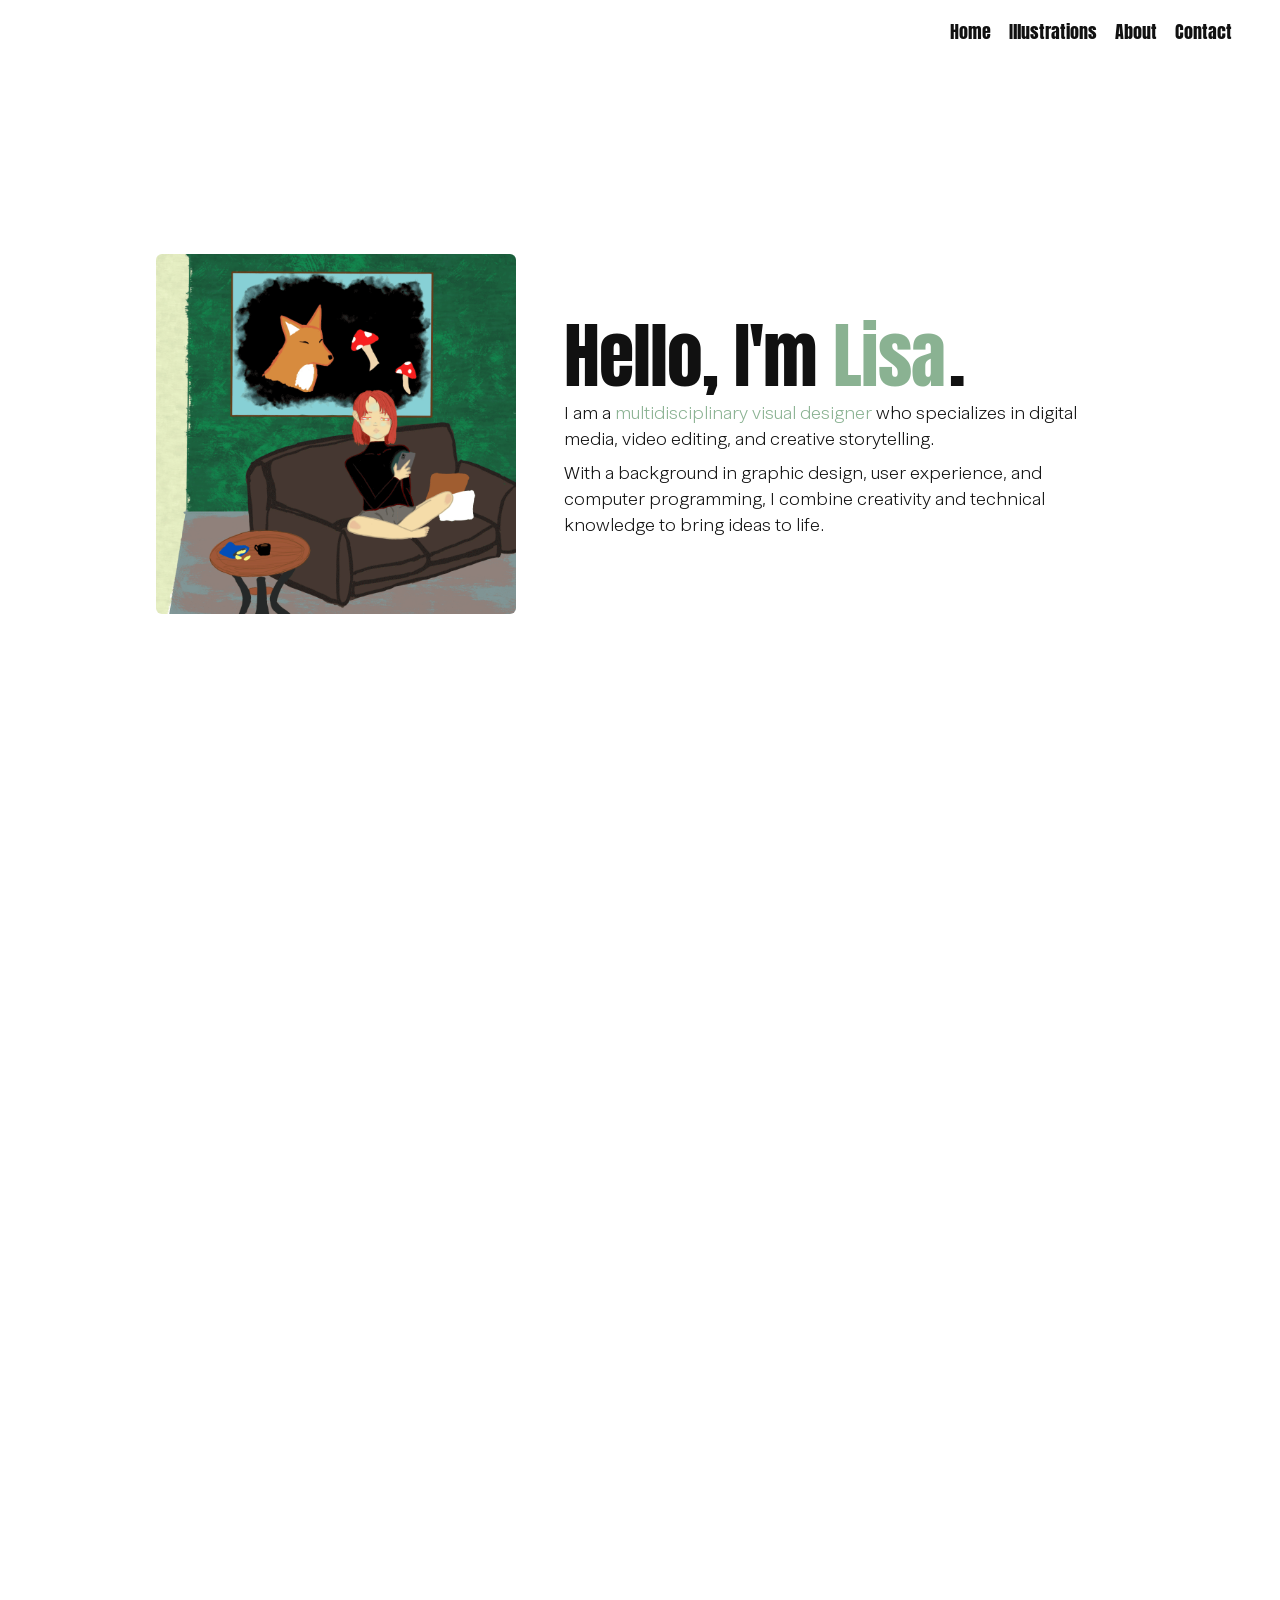
<file: index.html>
<!DOCTYPE html>
<html lang="en">
<head>
  <meta charset="utf-8">
  <meta name="viewport" content="width=device-width, initial-scale=1">
  <title>Wyrd Fox Designs | Portfolio</title>
  <link rel="icon" type="image/png" href="assets/32w/Artboard%201.png">
  <link rel="stylesheet" href="https://cdnjs.cloudflare.com/ajax/libs/font-awesome/6.4.0/css/all.min.css">
  <link rel="stylesheet" href="styles.css">
  <link href="https://fonts.googleapis.com/css?family=Manrope:400,600&display=swap" rel="stylesheet">
  <link href="https://fonts.googleapis.com/css2?family=Anton&display=swap" rel="stylesheet">
</head>
<body class="home-page">
  
  <nav class="navbar">
    <div class="navbar-container">
      <a class="navbar-logo" href="#hero">Wyrd Fox Designs</a>
      <button class="navbar-toggle" aria-label="Toggle navigation">
        <i class="fas fa-bars"></i>
      </button>
      <ul class="navbar-links">
        <li><a href="#hero">Home</a></li>
        <li><a href="illustrations-and-motion.html">Illustrations</a></li>
        <li><a href="#clients">Clients</a></li>
        <li>
          <a href="mailto:lisa.shepherd.design@gmail.com" title="Email Lisa">
            <i class="fas fa-envelope"></i>
          </a>
        </li>
      </ul>
    </div>
  </nav>

  <main>
    <section id="hero" class="section hero landing">
      <div class="landing-nav-variants" aria-hidden="false">
        <a class="landing-nav-item" href="#hero">Home</a>
        <a class="landing-nav-item" href="illustrations-and-motion.html">Illustrations</a>
        <a class="landing-nav-item" href="about.html">About</a>
        <a class="landing-nav-item" href="mailto:lisa.shepherd.design@gmail.com">Contact</a>
      </div>

      <div class="container landing-inner">
        <div class="landing-left">
          <img class="landing-left-img" src="assets/landing page/texting 1.gif" alt="Lisa in an illustrated home scene">
        </div>

        <div class="landing-copy">
          <h1 class="intro-heading">Hello, I'm <span class="intro-name teal">Lisa</span><span class="dot">.</span></h1>
          <p>I am a <span class="teal">multidisciplinary visual designer</span> who specializes in digital media, video editing, and creative storytelling.</p>
          <p>With a background in graphic design, user experience, and computer programming, I combine creativity and technical knowledge to bring ideas to life.</p>
        </div>
      </div>
    </section>

    <section id="portfolio" class="landing-gallery" aria-label="Selected portfolio work">
      <figure class="landing-gallery-item">
        <img class="landing-image-artboard-1" src="assets/landing page/Artboard 1.png" alt="Artboard 1 portfolio image">
      </figure>
      <figure class="landing-gallery-item">
        <img class="landing-image-artboard-3" src="assets/landing page/Artboard 3@2x.png" alt="Artboard 3 portfolio image">
      </figure>
      <figure class="landing-gallery-item">
        <img class="landing-image-ewu-billboard" src="assets/landing page/ewu dod billboard.png" alt="Eastern Washington University Department of Design billboard">
      </figure>
      <figure class="landing-gallery-item landing-sharp-objects-pages" aria-label="Sharp Objects project pages" tabindex="0">
        <img class="landing-image-sharp-objects-author" src="assets/landing page/fig_image_1_4516.png" alt="Sharp Objects author introduction page">
        <img class="landing-image-sharp-objects-full" src="assets/landing page/1792014502227-8ff983db-1264-483c-85cc-71f991b592a9_1.png" alt="Sharp Objects book cover spread">
      </figure>
      <figure class="landing-gallery-item">
        <img class="landing-image-mockup-2" src="assets/landing page/mockup2.png" alt="Design mockup">
      </figure>
      <figure class="landing-gallery-item">
        <img class="landing-image-knrd-screenshot" src="assets/landing page/Screenshot 2025-11-11 152616 1.png" alt="Kalispel Natural Resources Department brand guide cover">
      </figure>
      <figure class="landing-gallery-item">
        <img class="landing-image-jumpin-jacs" src="assets/landing page/jumpin jacs logo.png" alt="Jumpin Jacs logo">
      </figure>
      <!-- Temporarily disabled video thumbnails.
      <figure class="landing-gallery-item">
        <video class="landing-video-pointemap" autoplay muted loop playsinline preload="metadata" aria-label="Pointemap animation">
          <source src="assets/landing page/pointemap.mp4" type="video/mp4">
        </video>
      </figure>
      <figure class="landing-gallery-item">
        <video class="landing-video-povanimation" autoplay muted loop playsinline preload="metadata" aria-label="POV animation">
          <source src="assets/landing page/povanimation.mp4" type="video/mp4">
        </video>
      </figure>
      <figure class="landing-gallery-item">
        <video class="landing-video-titlecredits" autoplay muted loop playsinline preload="metadata" aria-label="Title credits animation">
          <source src="assets/landing page/titlecredits.mp4" type="video/mp4">
        </video>
      </figure>
      -->
      <figure class="landing-gallery-item">
        <img class="landing-image-untitled-3" src="assets/landing page/Untitled-3.png" alt="Untitled 3 portfolio image">
      </figure>
    </section>
  </main>
</body>
</html>
</file>
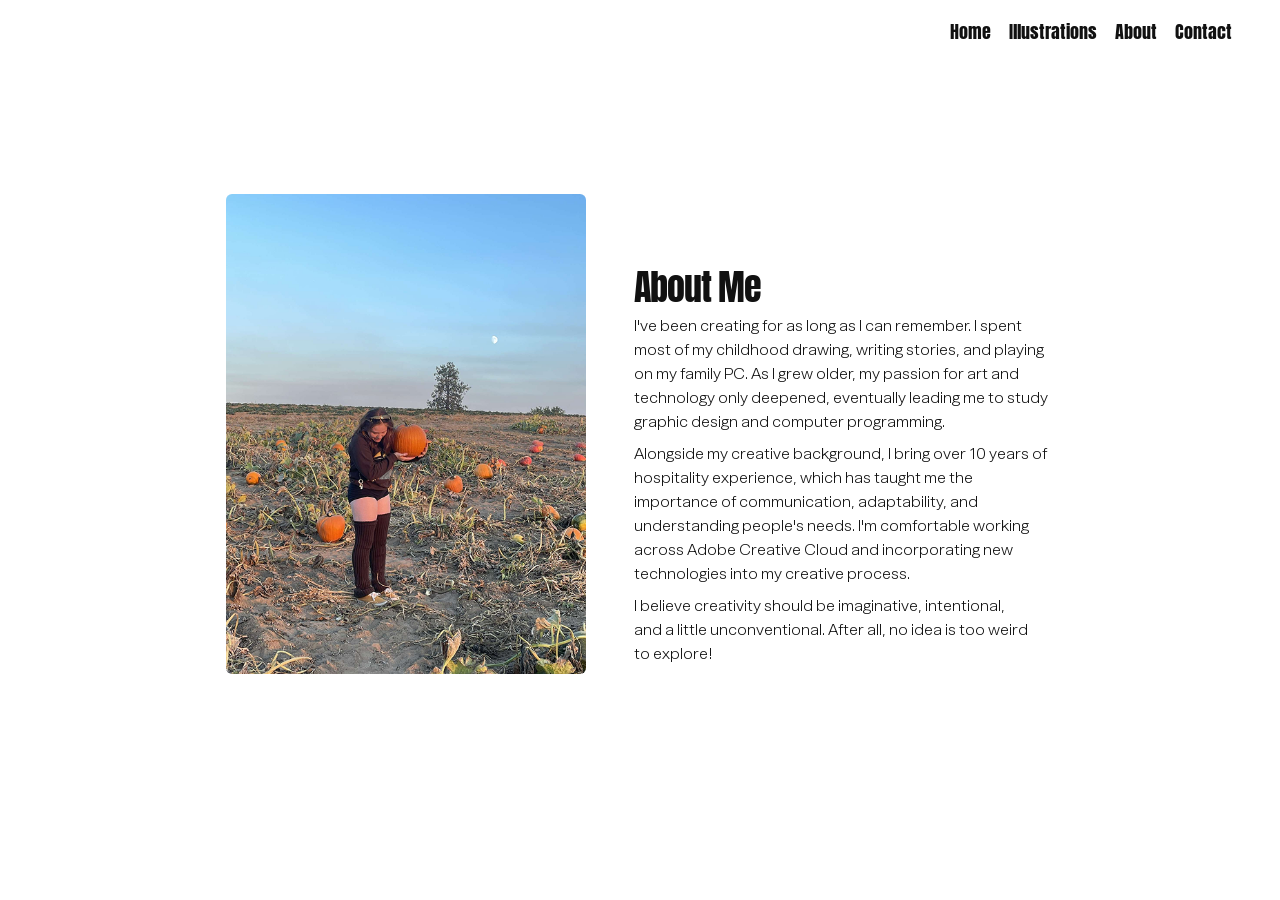
<file: about.html>
<!DOCTYPE html>
<html lang="en">
<head>
  <meta charset="utf-8">
  <meta name="viewport" content="width=device-width, initial-scale=1">
  <title>About | Wyrd Fox Designs</title>
  <link rel="icon" type="image/png" href="assets/32w/Artboard%201.png">
  <link rel="stylesheet" href="https://cdnjs.cloudflare.com/ajax/libs/font-awesome/6.4.0/css/all.min.css">
  <link rel="stylesheet" href="styles.css">
  <link href="https://fonts.googleapis.com/css?family=Manrope:400,600&display=swap" rel="stylesheet">
  <link href="https://fonts.googleapis.com/css2?family=Anton&display=swap" rel="stylesheet">
</head>
<body class="about-page">
  <nav class="navbar">
    <div class="navbar-container">
      <a class="navbar-logo" href="index.html">Wyrd Fox Designs</a>
      <button class="navbar-toggle" aria-label="Toggle navigation">
        <i class="fas fa-bars"></i>
      </button>
      <ul class="navbar-links">
        <li><a href="index.html">Home</a></li>
        <li><a href="illustrations-and-motion.html">Illustrations</a></li>
        <li><a href="about.html">About</a></li>
        <li>
          <a href="mailto:lisa.shepherd.design@gmail.com" title="Email Lisa">
            <i class="fas fa-envelope"></i>
          </a>
        </li>
      </ul>
    </div>
  </nav>

  <main>
    <section id="about" class="section hero landing">
      <div class="landing-nav-variants" aria-hidden="false">
        <a class="landing-nav-item" href="index.html">Home</a>
        <a class="landing-nav-item" href="illustrations-and-motion.html">Illustrations</a>
        <a class="landing-nav-item" href="about.html">About</a>
         <a class="landing-nav-item" href="mailto:lisa.shepherd.design@gmail.com">Contact</a>
      </div>

      <div class="container landing-inner">
        <div class="landing-left">
          <img class="landing-left-img" src="assets/pumpkin patch.png" alt="Lisa standing in a pumpkin patch">
        </div>

        <div class="landing-copy">
          <h1 class="intro-heading">About Me</h1>
          <p>I've been creating for as long as I can remember. I spent most of my childhood drawing, writing stories, and playing on my family PC. As I grew older, my passion for art and technology only deepened, eventually leading me to study graphic design and computer programming.</p>
          <p>Alongside my creative background, I bring over 10 years of hospitality experience, which has taught me the importance of communication, adaptability, and understanding people's needs. I'm comfortable working across Adobe Creative Cloud and incorporating new technologies into my creative process.</p>
          <p>I believe creativity should be imaginative, intentional, and a little unconventional. After all, no idea is too weird to explore!</p>
        </div>
      </div>
    </section>
  </main>

</body>
</html>
</file>
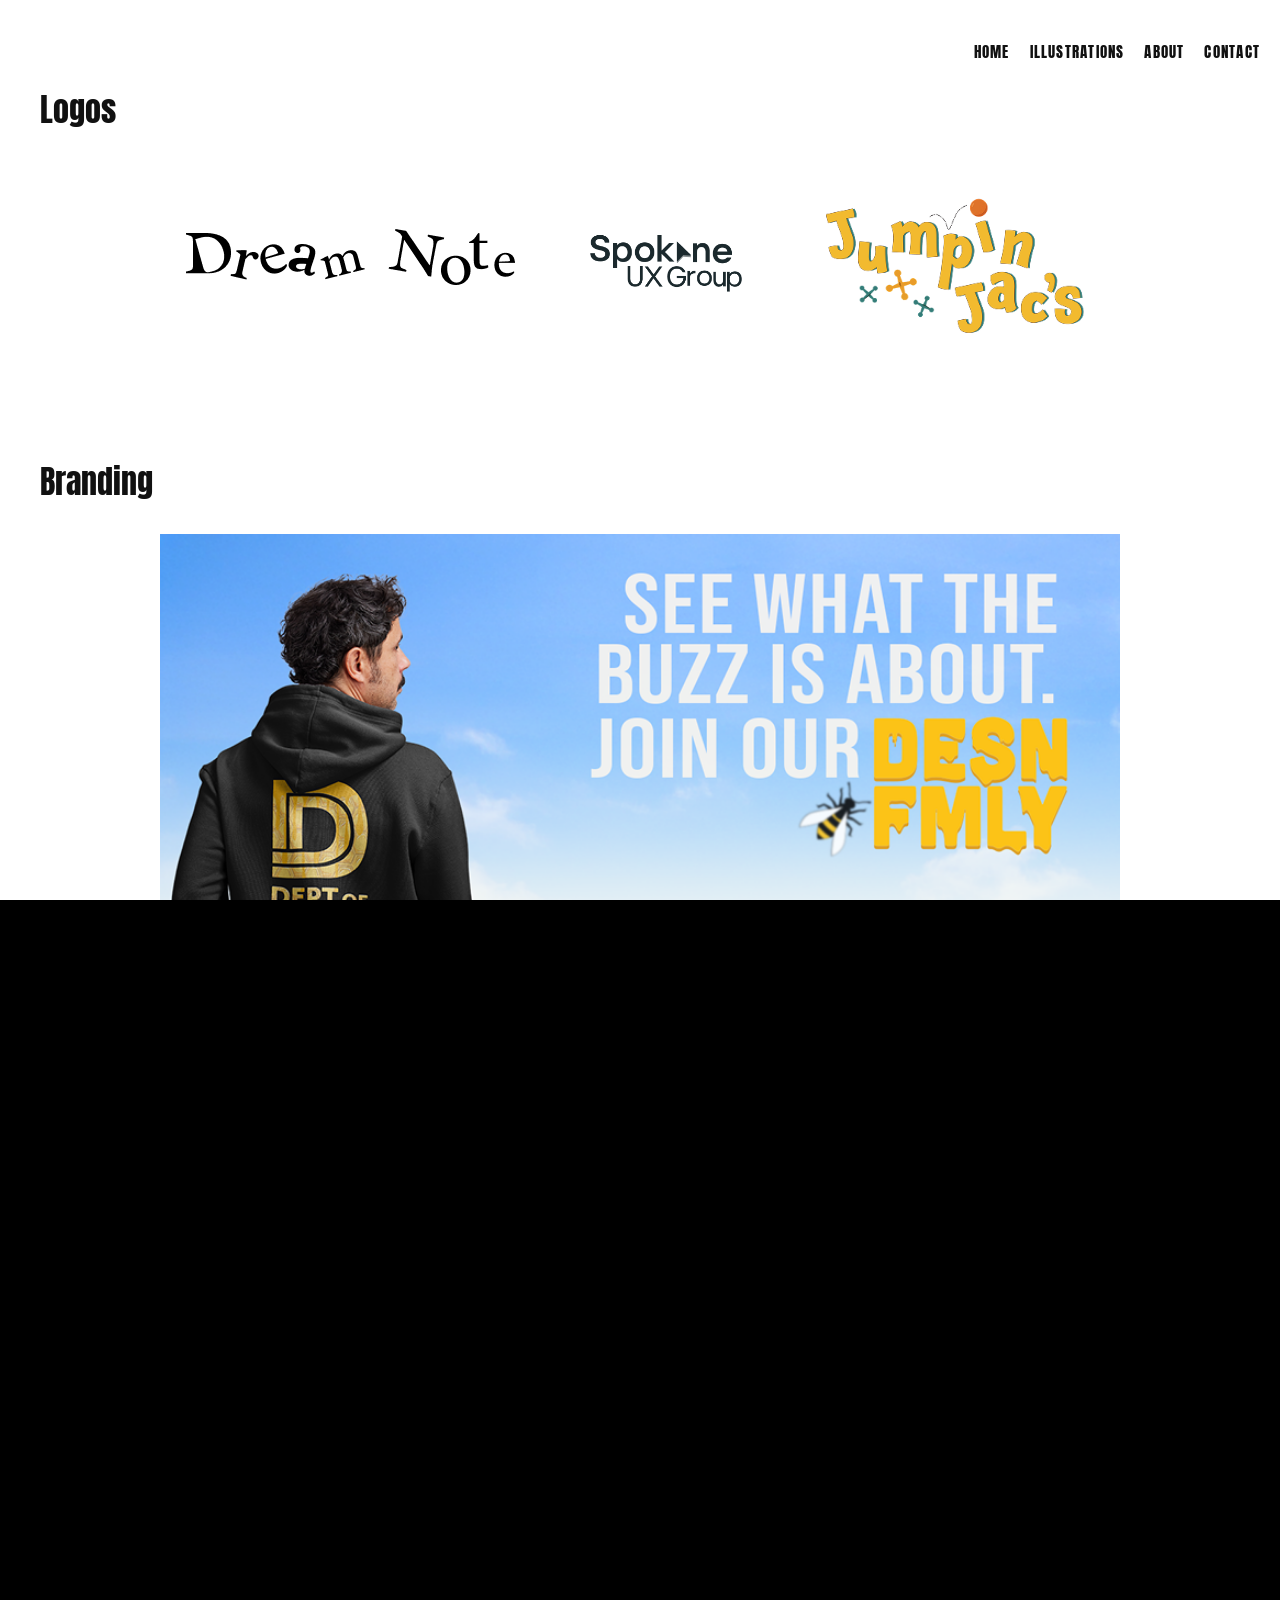
<file: branding-and-logos.html>
<!DOCTYPE html>
<html lang="en">
<head>
  <meta charset="utf-8">
  <meta name="viewport" content="width=device-width, initial-scale=1">
  <title>Branding and Logos | Wyrd Fox Designs</title>
  <link rel="icon" type="image/png" href="assets/32w/Artboard%201.png">
  <link rel="stylesheet" href="https://cdnjs.cloudflare.com/ajax/libs/font-awesome/6.4.0/css/all.min.css">
  <link rel="stylesheet" href="styles.css">
  <link href="https://fonts.googleapis.com/css?family=Manrope:400,600&display=swap" rel="stylesheet">
  <link href="https://fonts.googleapis.com/css2?family=Anton&display=swap" rel="stylesheet">
</head>
<body class="branding-page">
  <main>
    <section id="branding-and-logos" class="section category-page">
      <header class="category-topbar">
        <div class="category-topbar-nav">
          <a href="index.html">Home</a>
          <a href="illustrations-and-motion.html">Illustrations</a>
          <a href="about.html">About</a>
           <a href="mailto:lisa.shepherd.design@gmail.com">Contact</a>
        </div>
      </header>

      <div class="category-content">
        <h1 class="branding-section-title branding-primary-title">Logos</h1>
        <div class="logos-row">
          <img class="logo-item logo-dream-note" src="assets/branding and logos/dream note logo.png" alt="Dream Note logo">
          <img class="logo-item logo-spokane" src="assets/branding and logos/spokane ux group logo.png" alt="Spokane UX Group logo">
          <img class="logo-item logo-jumpin" src="assets/branding and logos/jumpin jacs logo.png" alt="Jumpin Jacs logo">
        </div>

        <h2 class="branding-section-title branding-primary-title">Branding</h2>
        <div class="branding-feature-wrap">
          <img class="branding-feature" src="assets/branding and logos/ewu dod billboard.png" alt="Department of Design branding billboard">
        </div>

        <a class="branding-section-title branding-section-center branding-more-subtitle" href="ewu-dod.html">More</a>
        <div class="branding-feature-wrap">
          <img class="branding-feature branding-feature-more" src="assets/branding and logos/knrd mockups.png" alt="KNRD branded mockups">
        </div>

        <a class="branding-section-title branding-section-center branding-more-subtitle" href="knrd.html">More</a>
      </div>
    </section>
  </main>

</body>
</html>
</file>
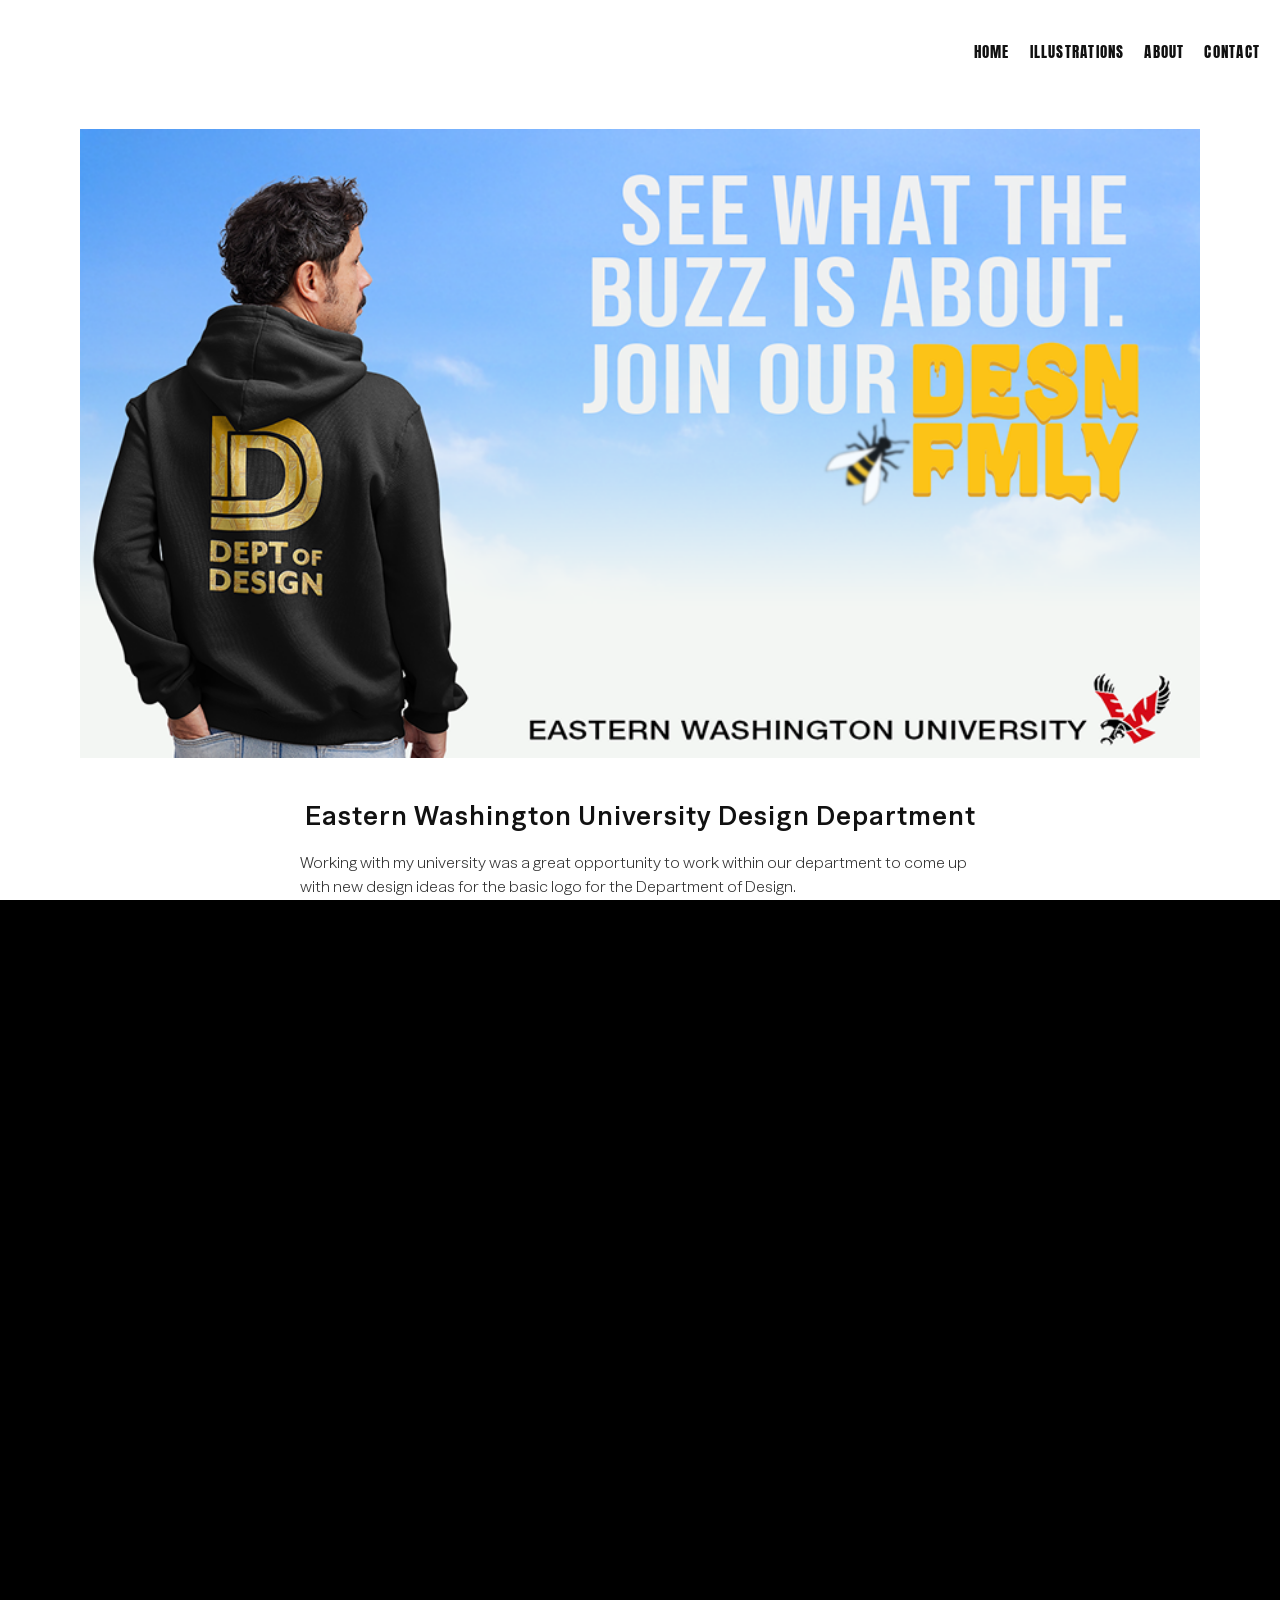
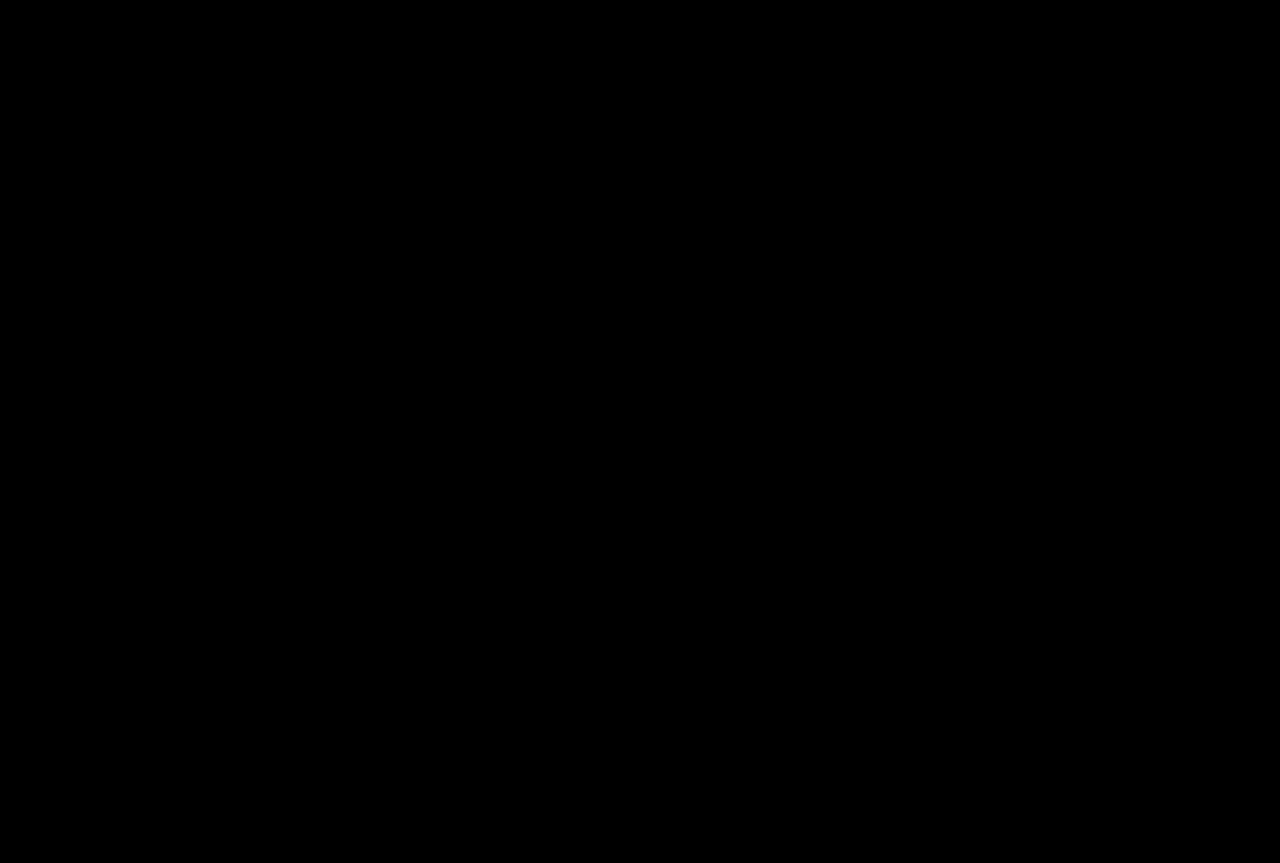
<file: ewu-dod.html>
<!DOCTYPE html>
<html lang="en">
<head>
  <meta charset="utf-8">
  <meta name="viewport" content="width=device-width, initial-scale=1">
  <title>EWU DOD | Wyrd Fox Designs</title>
  <link rel="icon" type="image/png" href="assets/32w/Artboard%201.png">
  <link rel="stylesheet" href="https://cdnjs.cloudflare.com/ajax/libs/font-awesome/6.4.0/css/all.min.css">
  <link rel="stylesheet" href="styles.css">
  <link href="https://fonts.googleapis.com/css?family=Manrope:400,600&display=swap" rel="stylesheet">
  <link href="https://fonts.googleapis.com/css2?family=Anton&display=swap" rel="stylesheet">
</head>
<body class="ewu-page">
  <main>
    <section id="ewu-dod" class="section category-page">
      <header class="category-topbar">
        <div class="category-topbar-nav">
          <a href="index.html">Home</a>
          <a href="illustrations-and-motion.html">Illustrations</a>
          <a href="about.html">About</a>
           <a href="mailto:lisa.shepherd.design@gmail.com">Contact</a>
        </div>
      </header>

      <div class="category-content ewu-content">
        <div class="ewu-hero-wrap">
          <img class="ewu-hero-image" src="assets/branding and logos/ewu dod billboard.png" alt="EWU DOD branding billboard">
        </div>

        <section class="ewu-intro-grid">
          <div class="ewu-copy-block">
            <h1 class="ewu-section-title">Eastern Washington University Design Department</h1>
            <p>Working with my university was a great opportunity to work within our department to come up with new design ideas for the basic logo for the Department of Design.</p>
            <p>With creative freedom, I decided to design some product mockups including clothing and pin designs. I also utilized this into a billboard banner that could be used as advertisements on heavy traffic areas.</p>
          </div>

          <div class="ewu-support-grid">
            <div class="ewu-support-card">
              <img class="ewu-support-image ewu-pin-image" src="assets/branding and logos/ewu dod/DOD Bee Button 1.png" alt="EWU DOD pin mockup">
            </div>
            <div class="ewu-support-card">
              <img class="ewu-support-image ewu-logo-image" src="assets/branding and logos/ewu dod/honeycomb design 1 white.png?v=2" alt="EWU DOD honeycomb logo">
            </div>
          </div>
        </section>

        <section class="ewu-process-section">
          <h2 class="ewu-section-title ewu-process-title">Process</h2>

          <div class="ewu-process-grid">
            <img class="ewu-process-image" src="assets/branding and logos/ewu dod/Screenshot 2025-12-07 161259 1.png" alt="EWU DOD process screenshot one">
            <img class="ewu-process-image" src="assets/branding and logos/ewu dod/Screenshot 2025-12-07 212637 1.png" alt="EWU DOD process screenshot two">
            <img class="ewu-process-image" src="assets/branding and logos/ewu dod/Screenshot 2025-12-07 225028 1.png" alt="EWU DOD process screenshot three">

            <div class="ewu-process-copy">
              <h3 class="ewu-process-subtitle">Early Concepts</h3>
              <p>Early concepts included lots of working with AI generated images. I knew that I wanted to incorporate the outdoors and togetherness, which resulted in me campfires, and bumble bees. Looking for that "hive mentality".</p>
            </div>

            <img class="ewu-process-image" src="assets/branding and logos/ewu dod/Screenshot 2025-12-08 223744 1.png" alt="EWU DOD process screenshot four">
            <img class="ewu-process-image" src="assets/branding and logos/ewu dod/Screenshot 2025-12-09 012541 1.png" alt="EWU DOD process screenshot five">
          </div>
        </section>
      </div>
    </section>
  </main>

</body>
</html>
</file>
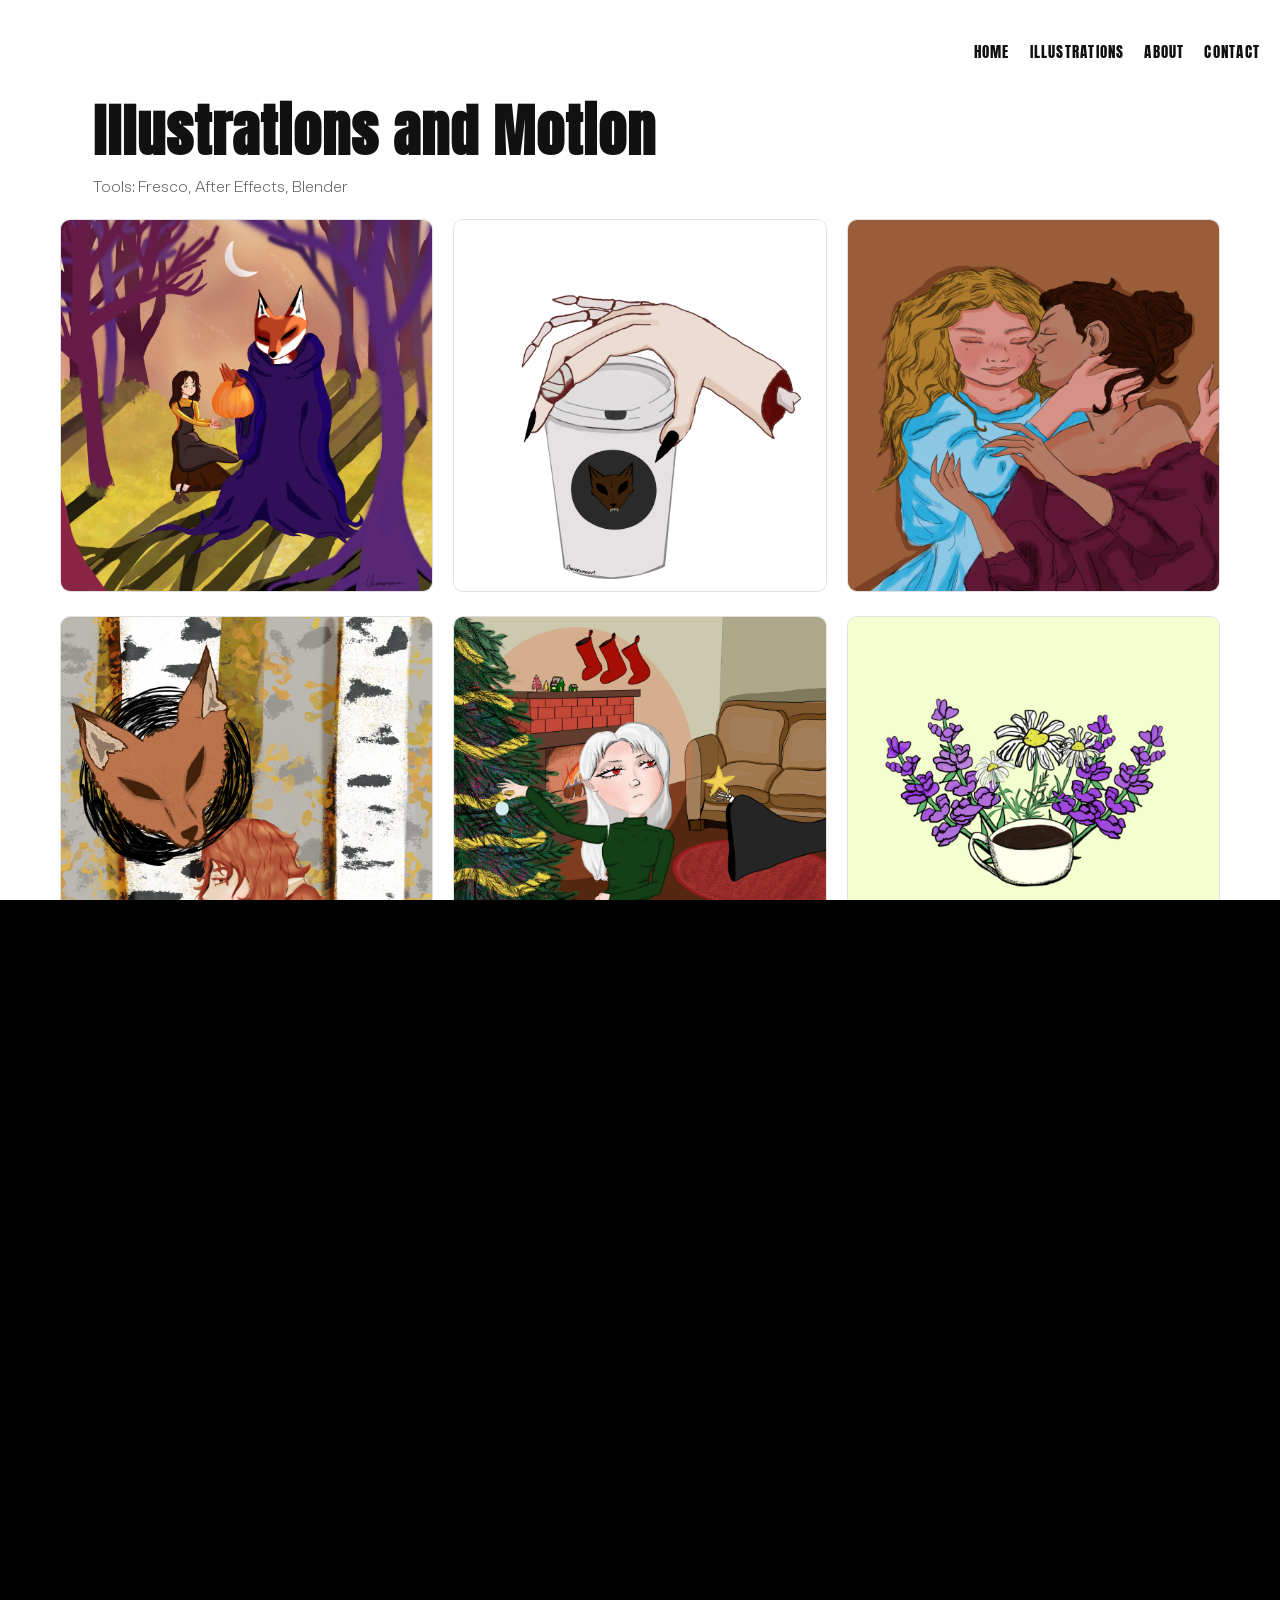
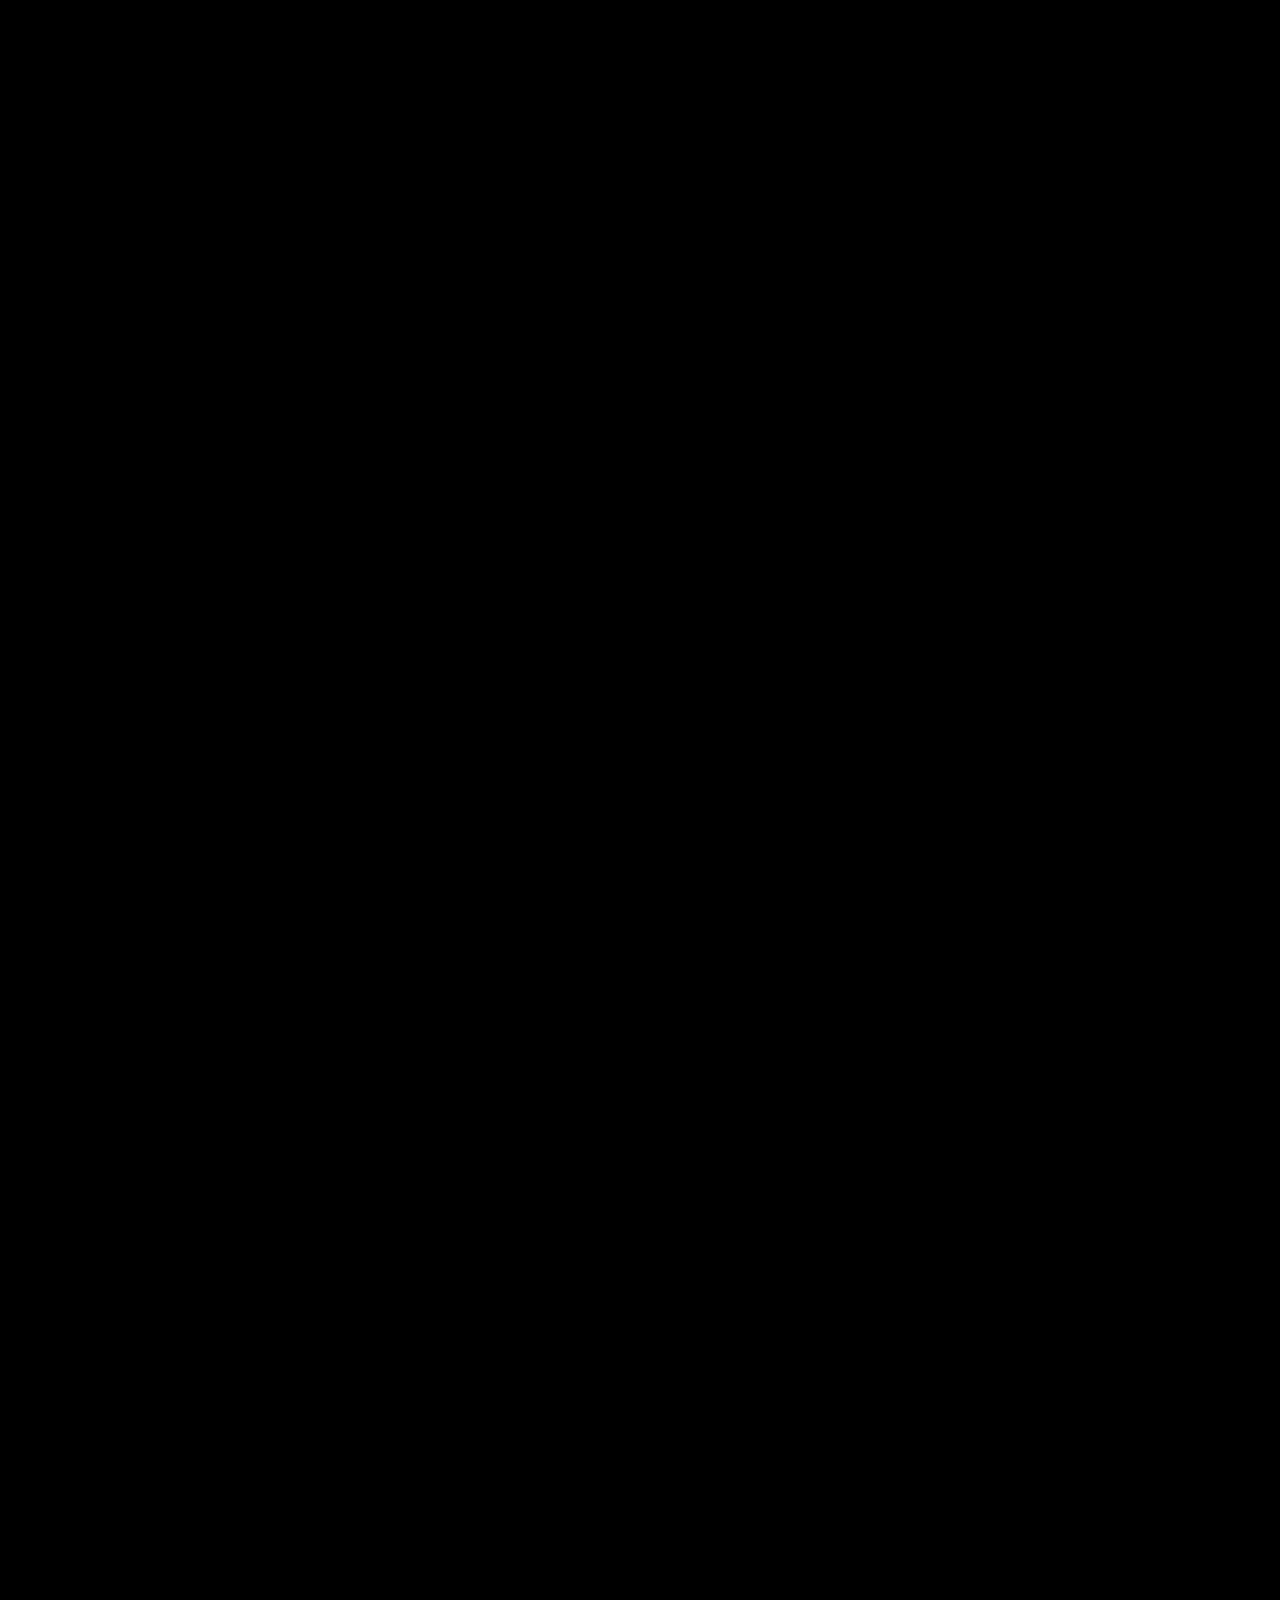
<file: illustrations-and-motion.html>
<!DOCTYPE html>
<html lang="en">
<head>
  <meta charset="utf-8">
  <meta name="viewport" content="width=device-width, initial-scale=1">
  <title>Illustrations & Motion | Wyrd Fox Designs</title>
  <link rel="icon" type="image/png" href="assets/32w/Artboard%201.png">
  <link rel="stylesheet" href="https://cdnjs.cloudflare.com/ajax/libs/font-awesome/6.4.0/css/all.min.css">
  <link rel="stylesheet" href="styles.css">
  <link href="https://fonts.googleapis.com/css?family=Manrope:400,600&display=swap" rel="stylesheet">
  <link href="https://fonts.googleapis.com/css2?family=Anton&display=swap" rel="stylesheet">
</head>
<body class="illustrations-page">
  <main>
    <section id="illustrations-and-motion" class="section category-page">
      <header class="category-topbar">
        <div class="category-topbar-nav">
          <a href="index.html">Home</a>
          <a href="illustrations-and-motion.html">Illustrations</a>
          <a href="about.html">About</a>
          <a href="mailto:lisa.shepherd.design@gmail.com">Contact</a>
        </div>
      </header>

      <div class="category-content">
        <div class="category-header">
          <h1 class="category-title">Illustrations and Motion</h1>
          <p class="category-subtitle">Tools: Fresco, After Effects, Blender</p>
        </div>

        <div id="illustrations-grid" class="illustrations-grid" aria-live="polite"></div>
        </div>
      </div>
    </section>
  </main>

  <script src="illustrations.js"></script>
</body>
</html>
</file>
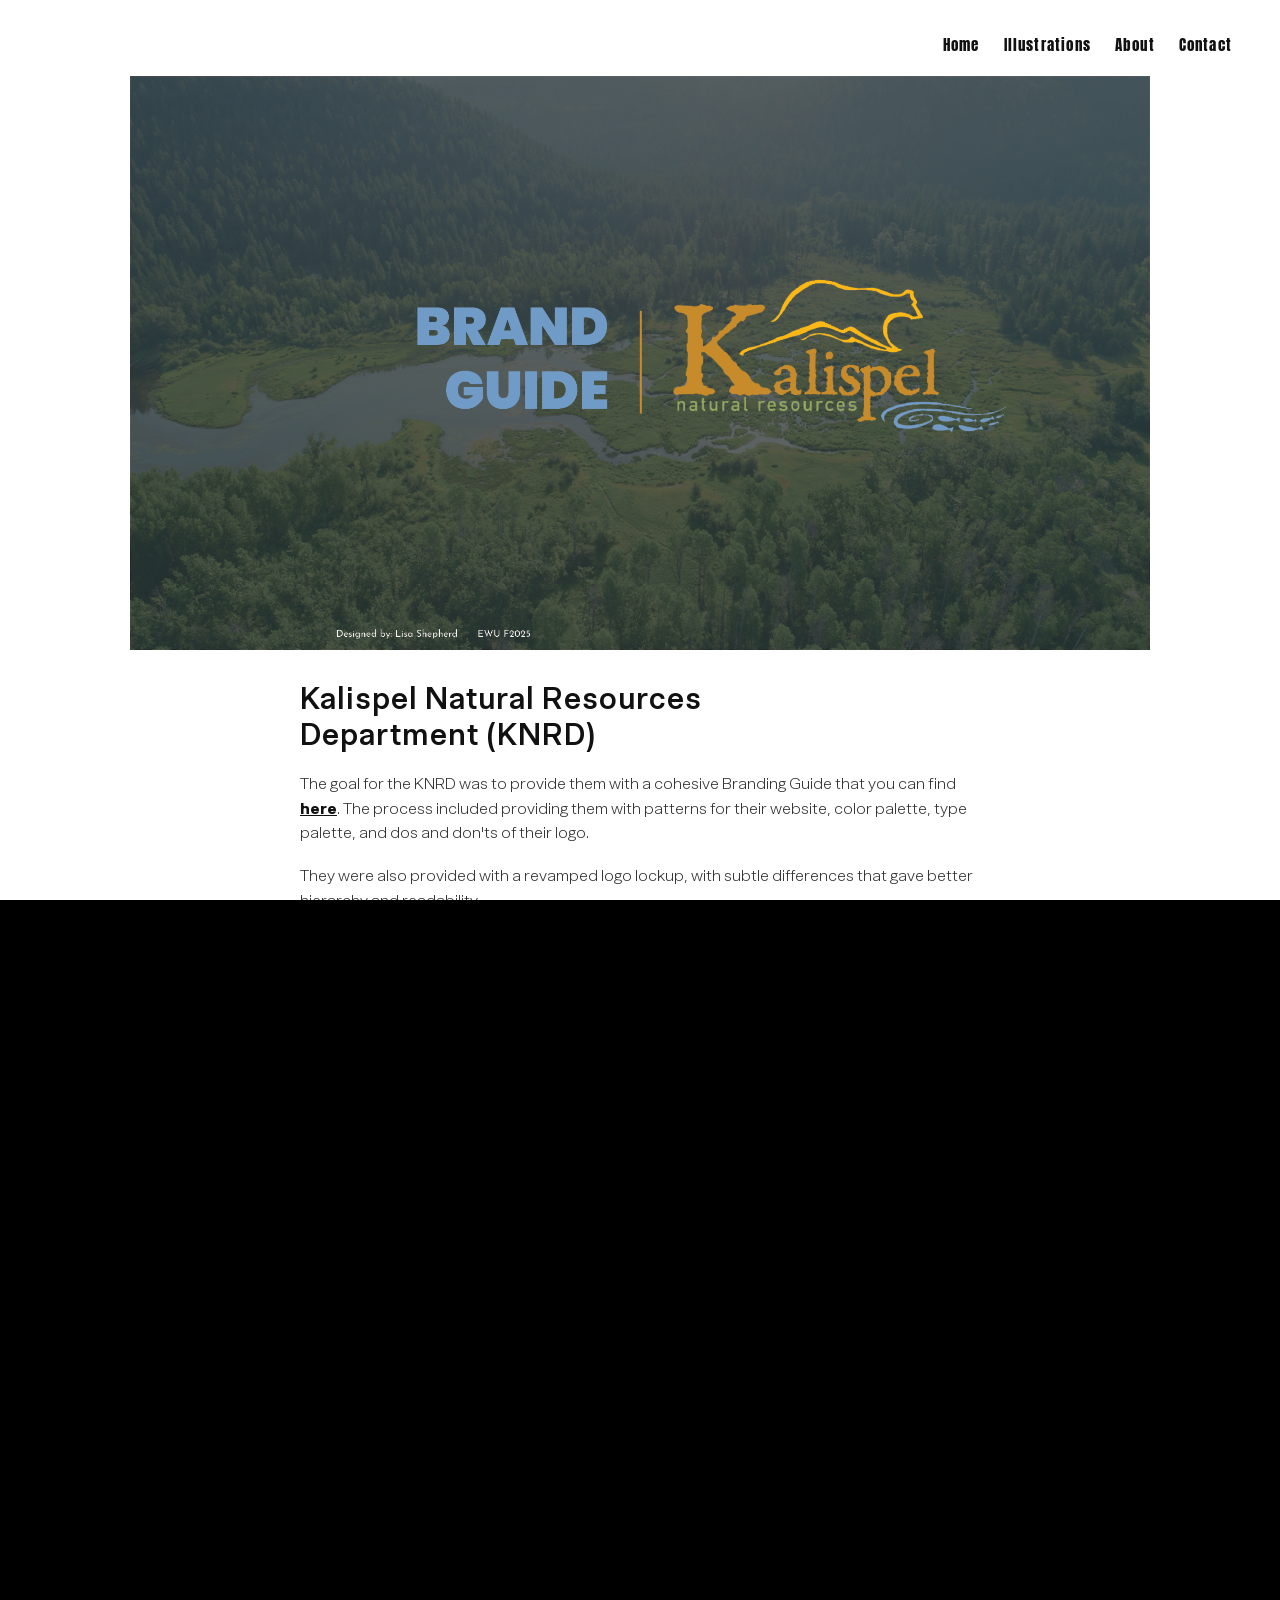
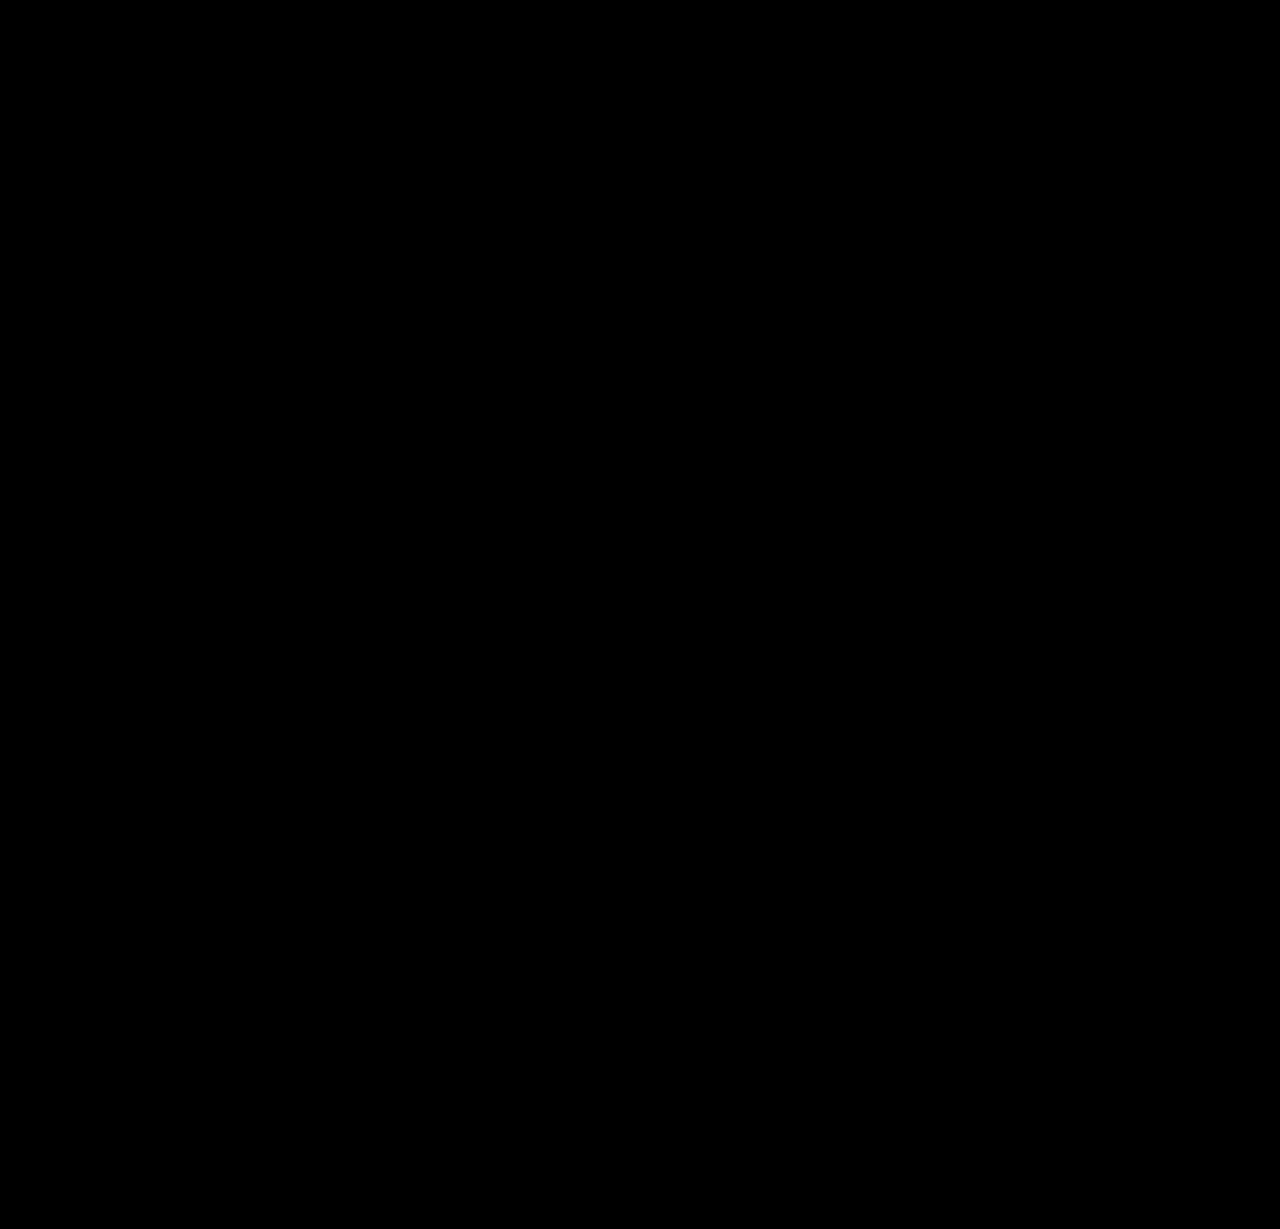
<file: knrd.html>
<!DOCTYPE html>
<html lang="en">
<head>
  <meta charset="utf-8">
  <meta name="viewport" content="width=device-width, initial-scale=1">
  <title>KNRD | Wyrd Fox Designs</title>
  <link rel="icon" type="image/png" href="assets/32w/Artboard%201.png">
  <link rel="stylesheet" href="https://cdnjs.cloudflare.com/ajax/libs/font-awesome/6.4.0/css/all.min.css">
  <link rel="stylesheet" href="styles.css">
  <link href="https://fonts.googleapis.com/css?family=Manrope:400,600&display=swap" rel="stylesheet">
  <link href="https://fonts.googleapis.com/css2?family=Anton&display=swap" rel="stylesheet">
</head>
<body class="knrd-page">
  <main>
    <section id="knrd" class="section category-page">
      <header class="category-topbar">
        <div class="category-topbar-nav">
          <a href="index.html">Home</a>
          <a href="illustrations-and-motion.html">Illustrations</a>
          <a href="about.html">About</a>
           <a href="mailto:lisa.shepherd.design@gmail.com">Contact</a>
        </div>
      </header>

      <div class="category-content knrd-content">
        <div class="knrd-hero-wrap">
          <img class="knrd-hero-image" src="assets/branding and logos/KNRD/Screenshot 2025-11-11 152616 1.png?v=2" alt="KNRD brand guide cover">
        </div>

        <section class="knrd-intro-grid">
          <div class="knrd-copy-block">
            <h1 class="knrd-section-title">Kalispel Natural Resources Department (KNRD)</h1>
            <p>The goal for the KNRD was to provide them with a cohesive Branding Guide that you can find <a href="#">here</a>. The process included providing them with patterns for their website, color palette, type palette, and dos and don'ts of their logo.</p>
            <p>They were also provided with a revamped logo lockup, with subtle differences that gave better hierarchy and readability.</p>
          </div>

          <div class="knrd-logo-comparison">
            <img class="knrd-comparison-image" src="assets/branding and logos/KNRD/KNRD cmyk (2) 1.png" alt="KNRD cmyk logo version">
            <img class="knrd-divider-image" src="assets/branding and logos/KNRD/Rectangle.png" alt="" aria-hidden="true">
            <img class="knrd-comparison-image" src="assets/branding and logos/KNRD/logo lockupp 1.png" alt="KNRD logo lockup">
          </div>
        </section>

        <section class="knrd-process-grid">
          <div class="knrd-process-left">
            <img class="knrd-process-image" src="assets/branding and logos/KNRD/Screenshot 2025-10-28 163351 1.png" alt="KNRD fish pattern exploration screenshot">
            <img class="knrd-process-image" src="assets/branding and logos/KNRD/Screenshot 2025-10-28 145327 1.png" alt="KNRD cedar pattern exploration screenshot">
          </div>

          <div class="knrd-process-right">
            <div class="knrd-process-copy">
              <h2 class="knrd-section-title">Illustrative pattern work</h2>
              <p>The river fish and cedar illustration work were early ideas for pattern work. I found that the fish pattern would not lap well, but the cedar illustration made it to the final product.</p>
            </div>
          </div>
        </section>

        <section class="knrd-style-grid">
          <div class="knrd-style-copy">
            <h2 class="knrd-section-title">Style Tiles</h2>
            <p>Two additional colors were added to the KNRD color palette. The goal achieved was to use real colors found around their nature reserve.</p>
            <p>Wanted to find good readable fonts that would blend well with the logo and photos found on the website.</p>
          </div>

          <div class="knrd-style-assets">
            <img class="knrd-style-image knrd-style-image-wide" src="assets/branding and logos/KNRD/Screenshot 2025-11-04 162359 1.png" alt="KNRD color style tiles">
            <img class="knrd-style-image" src="assets/branding and logos/KNRD/Screenshot 2025-11-04 162416 1.png" alt="KNRD typography style tile">
            <img class="knrd-style-image" src="assets/branding and logos/KNRD/Screenshot 2025-11-11 181249 1.png" alt="KNRD logomark color variations">
          </div>
        </section>

        <div class="knrd-palette-band-wrap">
          <img class="knrd-palette-band" src="assets/branding and logos/KNRD/Screenshot 2025-11-15 164218 1.png?v=3" alt="KNRD extended palette band">
        </div>
      </div>
    </section>
  </main>
</body>
</html>
</file>
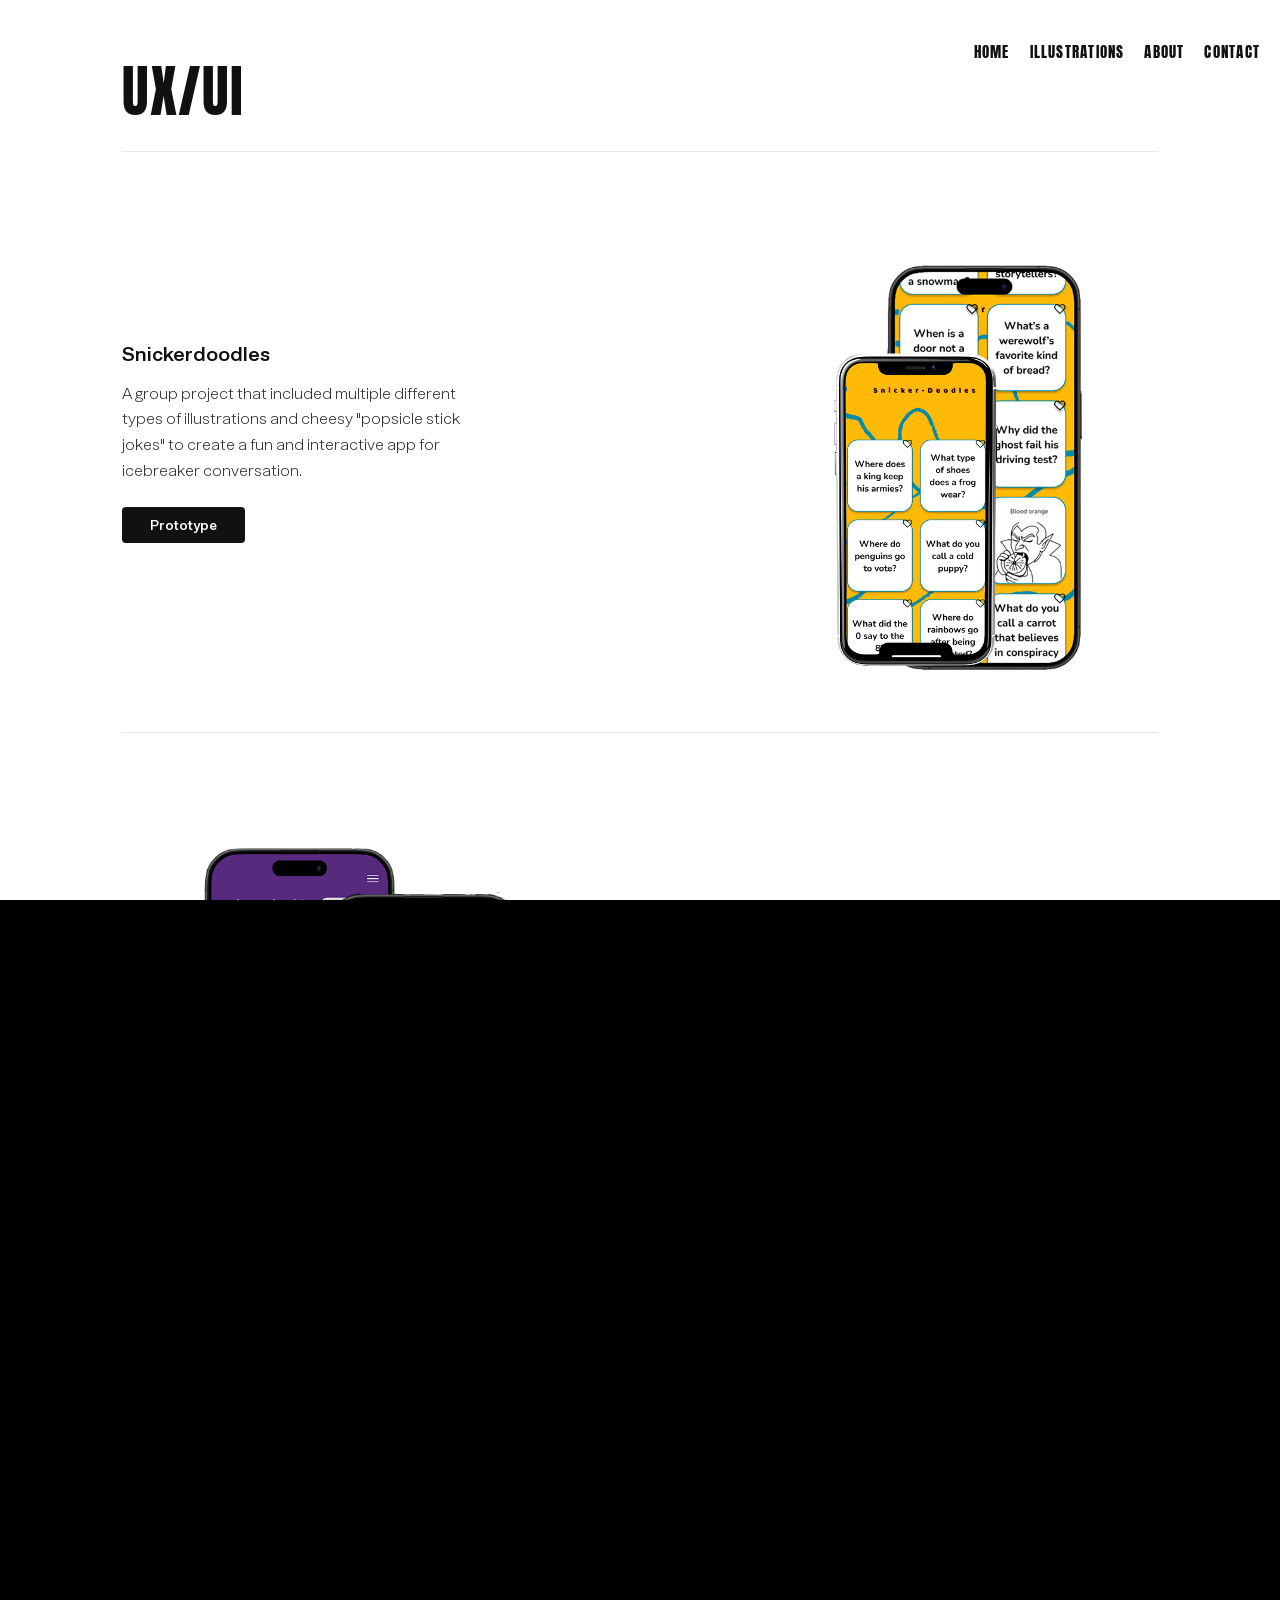
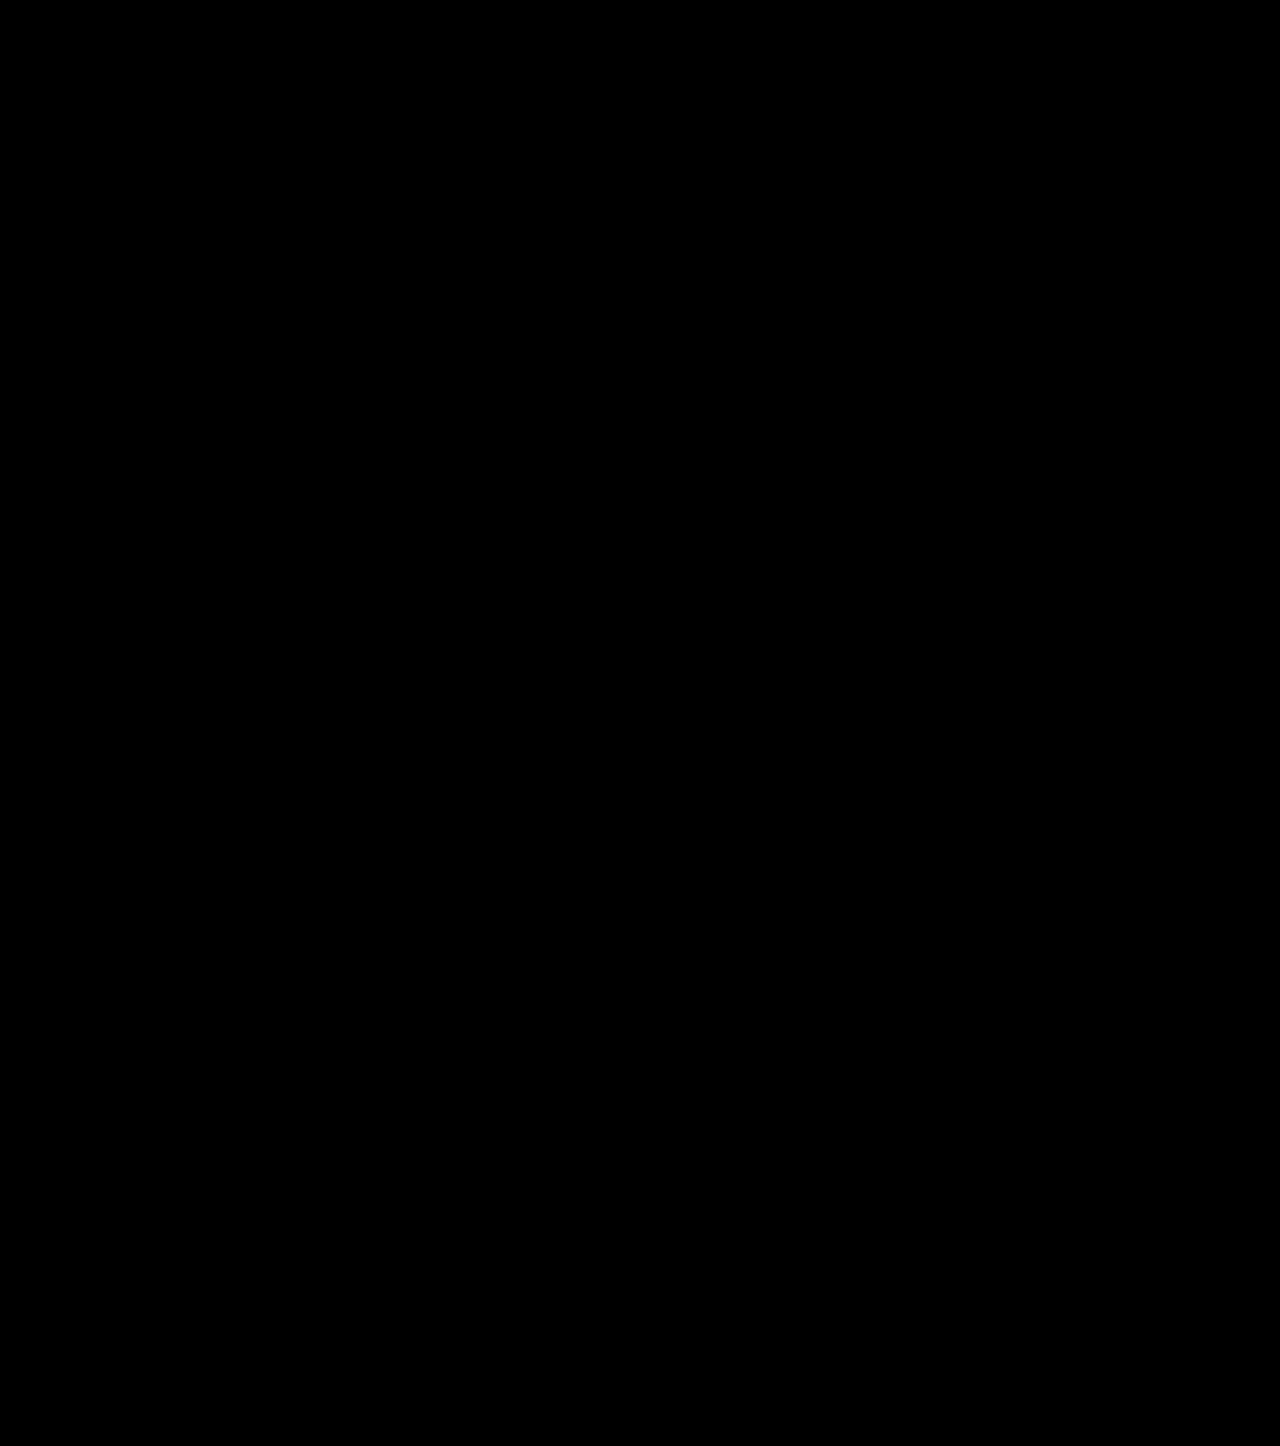
<file: ux-ui.html>
<!DOCTYPE html>
<html lang="en">
<head>
  <meta charset="utf-8">
  <meta name="viewport" content="width=device-width, initial-scale=1">
  <title>UX-UI | Wyrd Fox Designs</title>
  <link rel="icon" type="image/png" href="assets/32w/Artboard%201.png">
  <link rel="stylesheet" href="https://cdnjs.cloudflare.com/ajax/libs/font-awesome/6.4.0/css/all.min.css">
  <link rel="stylesheet" href="styles.css">
  <link href="https://fonts.googleapis.com/css?family=Manrope:400,600&display=swap" rel="stylesheet">
  <link href="https://fonts.googleapis.com/css2?family=Anton&display=swap" rel="stylesheet">
</head>
<body class="ux-ui-page">
  <main>
    <section id="ux-ui" class="section category-page">
      <header class="category-topbar">
        <div class="category-topbar-nav">
          <a href="index.html">Home</a>
          <a href="illustrations-and-motion.html">Illustrations</a>
          <a href="about.html">About</a>
           <a href="mailto:lisa.shepherd.design@gmail.com">Contact</a>
        </div>
      </header>

      <div class="category-content ux-ui-content">
        <h1 class="ux-ui-page-title">UX/UI</h1>

        <!-- Row 1: text left, image right -->
        <div class="ux-project-row img-right ux-project-row-companion">
            <div class="ux-project-copy">
            <h2 class="ux-project-title">Snickerdoodles</h2>
            <p class="ux-project-desc">A group project that included multiple different types of illustrations and cheesy "popsicle stick jokes" to create a fun and interactive app for icebreaker conversation.</p>
            <a class="ux-prototype-btn" href="https://www.figma.com/design/qt6EyHoHUqbAiInYXNLyeN/This-is-a-Joke?node-id=24-3&t=gUaU2LDUtp05m3Q9-1">Prototype</a>
          </div>
          <div class="ux-project-media ux-project-media-snickers">
            <div class="ux-snickers-stack">
              <img class="ux-snickers-bg" src="assets/branding and logos/UXUI work/UX/image 5.png" alt="">
              <img class="ux-snickers-front" src="assets/branding and logos/UXUI work/UX/phone mockup snickers 1.png" alt="Snickerdoodles app mockup">
            </div>
          </div>
        </div>

        <!-- Row 2: images left, text right -->
        <div class="ux-project-row img-left">
          <div class="ux-project-media ux-project-media-layer">
            <div class="ux-layer-stack">
              <img class="ux-layer-bg" src="assets/branding and logos/UXUI work/UX/Untitled-3 1.png" alt="Layer Slayer back phone">
              <img class="ux-layer-front" src="assets/branding and logos/UXUI work/UX/Untitled-1 1.png" alt="Layer Slayer front phone">
            </div>
          </div>
          <div class="ux-project-copy">
            <h2 class="ux-project-title">Layer Slayer</h2>
            <p class="ux-project-desc">A mobile application for beginner designers to use and learn the basics including Typography, color theory, elements, and logo design.</p>
            <a class="ux-prototype-btn" href="https://www.figma.com/design/s3JApEqoczKNxHQU0zxjz2/Design-Library-App?node-id=0-1&t=SlE8OcPReTKLAyIh-1">Prototype</a>
          </div>
        </div>

        <!-- Row 3: text left, image right -->
        <div class="ux-project-row img-right">
          <div class="ux-project-copy">
            <h2 class="ux-project-title">Quiet Book</h2>
            <p class="ux-project-desc">Physically built a quiet book for children ages 1–4. Used research principles for child psychology, and focused on making the book not too noisy, or boring.</p>
            <a class="ux-prototype-btn" href="https://www.figma.com/design/1eCCfOSXsQhovDbc9jlvYY/Quiet-Book-for-Preschool-Children?node-id=2013-98&t=u0TKwPaaNqPWblUx-1">Prototype</a>
          </div>
          <div class="ux-project-media">
            <img class="ux-quietbook-image" src="assets/branding and logos/UXUI work/UX/image 6.png" alt="Quiet Book app mockup">
          </div>
        </div>

        <!-- Row 4: image left, text right -->
        <div class="ux-project-row img-left">
          <div class="ux-project-media">
            <img class="ux-trek-image" src="assets/branding and logos/UXUI work/UX/Untitled-1 2.png" alt="Trek app mockup">
          </div>
          <div class="ux-project-copy">
            <h2 class="ux-project-title">Trek</h2>
            <p class="ux-project-desc">A mobile application for hikers to use that responds similar to life 360 so family members can keep track on loved ones when they are on dangerous hikes.</p>
            <a class="ux-prototype-btn" href="https://www.figma.com/design/VctXf9gkOGPXYn3MPYuePd/Trek?node-id=10-2&t=qyGTb03ts4a5yzUi-1">Prototype</a>
          </div>
        </div>

        <!-- Row 5: text left, images right -->
        <div class="ux-project-row img-right">
          <div class="ux-project-copy">
            <h2 class="ux-project-title">Virtual Companion Watch App</h2>
            <p class="ux-project-desc">Fitness watch app that acts similarly to a Tamagotchi that users can track health wellness with, and interact with including feeding, sleep, fitness.</p>
            <a class="ux-prototype-btn" href="https://www.figma.com/design/9tHdGVp84nz5HSashol8xT/Virtual-Pet?node-id=8-2&t=3RreUvXSaMgqqq1x-1">Prototype</a>
          </div>
          <div class="ux-project-media">
            <img class="ux-quietbook-image" src="assets/branding and logos/UXUI work/UX/portfolio page 1.png" alt="Virtual Companion app mockup">
          </div>
        </div>

      </div>
    </section>
  </main>
</body>
</html>
</file>
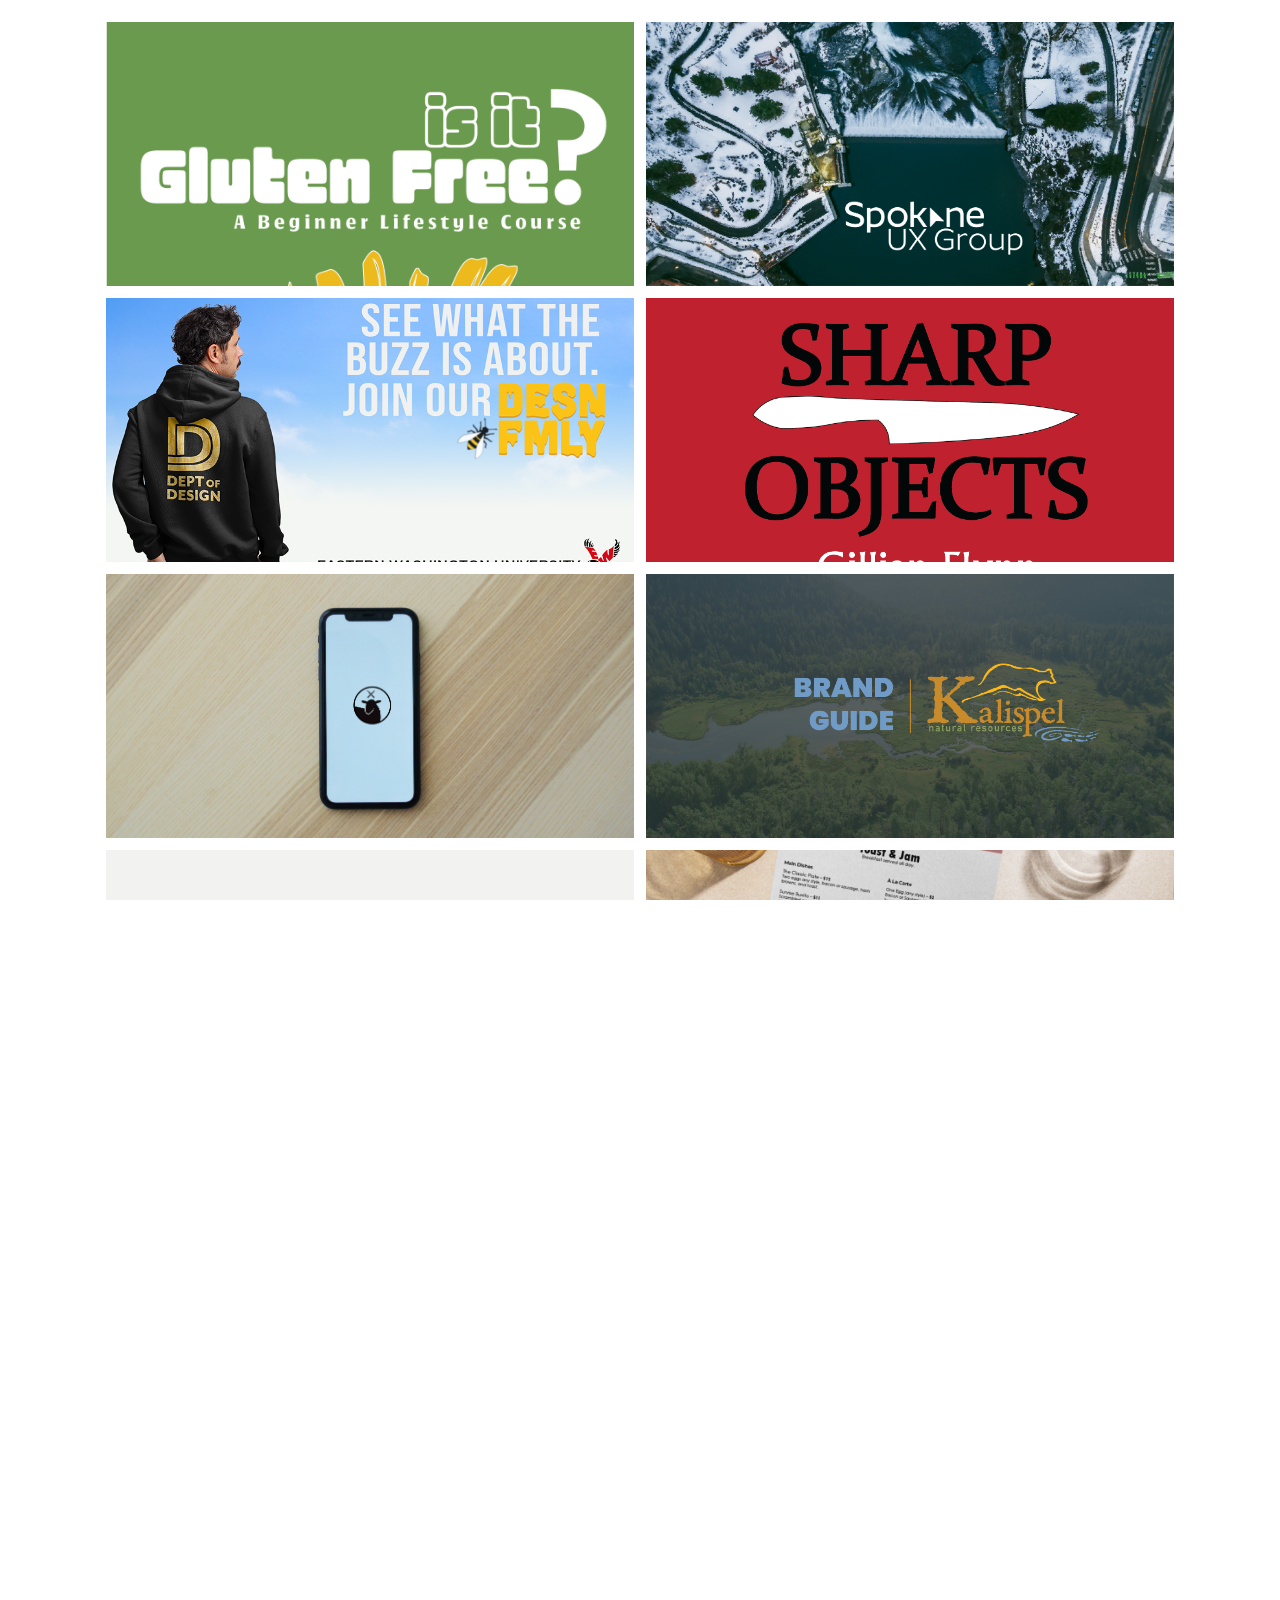
<file: work.html>
<!DOCTYPE html>
<html lang="en">
<head>
  <meta charset="utf-8">
  <meta http-equiv="refresh" content="0; url=index.html#portfolio">
  <title>Redirecting to Wyrd Fox Designs</title>
  <link rel="icon" type="image/png" href="assets/32w/Artboard%201.png">
</head>
<body>
  <p>Redirecting to the portfolio...</p>
  <script>
    window.location.href = 'index.html#portfolio';
  </script>
</body>
</html>
</file>
<file: styles.css>
/* Global */
* { box-sizing: border-box; }
html,body { height: 100%; }
body {
  margin: 0;
  font-family: 'Abacaxi', 'Manrope', system-ui, -apple-system, 'Segoe UI', Roboto, 'Helvetica Neue', Arial, sans-serif;
  font-weight: 300; /* slightly heavier than thin */
  background: #000;
  color: #fff;
  text-align: center;
  min-height: 100vh;
  padding-top: 64px; /* room for fixed navbar */
  cursor: url("assets/32w/Artboard%201.png"), auto;
}

@font-face {
  font-family: 'Abacaxi';
  src: url('assets/fonts/abacaxi/Abacaxi Latin VF Thin.otf') format('opentype');
  font-weight: 100 900;
  font-style: normal;
  font-display: swap;
}

/* prevent horizontal overflow and remove side "black bar" */
html, body {
  overflow-x: hidden; /* hide any accidental horizontal overflow */
}

/* ensure all media and iframes can't exceed their containers */
img, video, iframe, .hero-img, .ui-mockup, .Illustration-img, .client-gallery img {
  max-width: 100%;
  height: auto;
  display: block;
}

/* make main layout containers respect viewport */
.container, main, section {
  box-sizing: border-box;
  max-width: 100%;
  overflow-x: hidden;
}

/* if an absolutely positioned element is causing overflow, contain it */
.hero, .section {
  position: relative;
  overflow: hidden;
}

/* Navbar */
.navbar {
  width: 100%;
  background: rgba(34,34,34,0.85);
  color: #fff;
  position: fixed;
  top: 0;
  left: 0;
  z-index: 100;
  box-shadow: 0 2px 12px rgba(0,0,0,0.08);
}

/* Hide navigation (toggle off). Remove or comment this rule to show the nav again. */
.navbar { display: none !important; }

/* When the nav is hidden, remove the page top padding so the hero sits at the top */
body { padding-top: 0 !important; }

.navbar-container {
  max-width: 1200px;
  margin: 0 auto;
  padding: 0 24px;
  display: flex;
  align-items: center;
  height: 64px;
  justify-content: space-between;
  position: relative;
}

.navbar-logo {
  font-weight: 700;
  font-size: 1.1rem;
  letter-spacing: 1px;
  text-decoration: none !important;
  color: inherit !important;
  cursor: pointer;
}

.navbar-logo:hover,
.navbar-logo:focus {
  color: inherit !important;
  text-decoration: none !important;
  outline: none;
}

.navbar-links {
  list-style: none;
  display: flex;
  gap: 28px;
  margin: 0;
  padding: 0;
  align-items: center;
}

.navbar-links a {
  color: #fff;
  text-decoration: none;
  font-weight: 500;
}

.navbar-links a:hover { color: #ffd700; }
.navbar-links a .fa-envelope { font-size: 1.2em; vertical-align: middle; }

/* Hamburger button (hidden on desktop) */
.navbar-toggle {
  display: none;
  background: none;
  border: none;
  color: #fff;
  font-size: 1.8rem;
  cursor: pointer;
}

/* Hero */
.hero {
  min-height: calc(100vh - 64px);
  display: flex;
  flex-direction: column;
  justify-content: center;
  align-items: center;
  padding: 32px 16px;
  position: relative;
}

.hero-img {
  width: 350px;
  max-width: 80%;
  box-shadow: 0 8px 32px rgba(0,0,0,0.6);
  margin-top: 20px;
}

/* Landing layout: two-column hero with image left and text right */
.hero.landing { padding: 32px 0 64px; min-height: 100vh; background: #fff; color: #111; }
.landing-nav-variants { position: absolute; right: 48px; top: 18px; display: flex; gap: 18px; align-items: center; }
.landing-nav-item { font-family: 'Anton', sans-serif; font-size: 18px; color: #111; text-decoration: none; font-weight: 400; transition: color 0.3s ease; }
.landing-nav-item:hover { color: #8ab292; }
.landing-nav-item:active { color: #CB9973; }
/* Override #hero * inherit rule for nav hover and active */
#hero .landing-nav-item:hover { color: #8ab292 !important; }
#hero .landing-nav-item:active { color: #CB9973 !important; }

.landing-inner {
  display: flex;
  align-items: flex-end;
  gap: 48px;
  padding: 36px 0;
}
.home-page .landing-left { flex-basis: 360px; }
.home-page .landing-left-img { width: 360px; }
.home-page .landing-inner { align-items: center; }
.home-page .landing-copy { text-align: left; }
.home-page .landing-copy { flex-basis: 560px; max-width: 560px; }
.landing-left { flex: 0 0 440px; }
.landing-left-img { width: 440px; height: auto; display: block; border-radius: 6px; box-shadow: 0 8px 24px rgba(0,0,0,0.06); }
.landing-copy {
  flex: 1 1 480px;
  max-width: 420px;
  text-align: left;
}
.intro-heading {
  font-family: 'Anton', sans-serif;
  font-size: 72px;
  line-height: 0.95;
  margin: 0 0 10px;
  color: #111;
  letter-spacing: -1px;
  font-weight: 400;
}
.intro-heading .intro-name { color: #6aa36a; display: inline-block; }
.intro-heading .dot { color: #111; display: inline-block; margin-left: 4px; }
.lead { font-size: 20px; margin: 6px 0 14px; color: #222; }
.landing-copy p {
  margin: 8px 0;
  font-family: 'Abacaxi', 'Manrope', system-ui, -apple-system, 'Segoe UI', Roboto, 'Helvetica Neue', Arial, sans-serif;
  font-size: 18px;
  line-height: 1.45;
  color: #111;
}
.landing-copy a { color: #6aa36a; text-decoration: none; font-weight: 600; }

.about-page .landing-left { flex-basis: 360px; }
.about-page .landing-left-img { width: 360px; }
.about-page .intro-heading { font-size: 36px; }
.about-page .landing-copy p { font-size: 16px; line-height: 1.5; }

@media (max-width: 1100px) {
  .landing-inner { gap: 28px; padding-top: 84px; }
  .landing-left { flex: 0 0 34%; }
  .landing-left-img { width: 100%; max-width: 380px; }
  .intro-heading { font-size: 40px; }
  .landing-copy p { font-size: 18px; }
  .home-page .landing-left { flex-basis: 30%; }
  .home-page .landing-left-img { width: 100%; max-width: 320px; }
  .home-page .landing-copy { flex-basis: 520px; max-width: 520px; }
  .about-page .landing-left { flex-basis: 34%; }
  .about-page .landing-left-img { width: 100%; max-width: 380px; }
}

@media (max-width: 700px) {
  .landing-inner { flex-direction: column; align-items: center; padding-top: 96px; }
  .landing-left { width: 90vw; max-width: 420px; }
  .landing-left-img { width: 100%; }
  .landing-nav-variants { right: 12px; top: 14px; }
  .home-page .landing-inner { margin-top: 56px; }
  .home-page .landing-left { flex: initial; width: 75vw; max-width: 300px; }
  .home-page .landing-left-img { width: 100%; }
  .home-page .landing-copy { flex: initial; width: 100%; max-width: 560px; }
  .landing-copy { text-align: center; padding: 0 18px; }
  .intro-heading { font-size: 28px; }
  .landing-copy p { font-size: 16px; }
  .about-page .landing-left { width: 90vw; max-width: 420px; }
  .about-page .landing-left-img { width: 100%; }
  .about-page .intro-heading { font-size: 24px; }
}

h1 { font-family: 'Anton', sans-serif; font-size: clamp(3rem, 8vw, 6rem); line-height: 0.95; margin: 8px 0 16px; letter-spacing: 1px; }
h2 { font-family: 'Anton', sans-serif; font-size: clamp(1.5rem, 3vw, 2rem); line-height: 1.1; margin: 0 0 16px; }
h1, h2, h3, .branding-section-title { text-wrap: balance; }
p { font-size: 1rem; line-height: 1.55; color: #555; text-wrap: pretty; orphans: 2; widows: 2; }
p.teal { color: #8ab292; }
/* Ensure teal class inside the hero overrides the #hero * inheritance rule */
#hero .teal { color: #8ab292; }

/* Galleries and media */
.ui-gallery { width: 100%; background: #000; padding: 40px 0; }
.ui-gallery h2 { color:#fff; font-size:1.4rem; margin-bottom:28px; }
.ui-gallery-row { display:flex; justify-content:center; gap:12px; flex-wrap:nowrap; padding:0; margin:0; }
.ui-mockup { flex: 1 1 auto; min-width: 150px; max-width: 100%; border-radius:32px; box-shadow:0 4px 32px rgba(0,0,0,0.4); background:#222; transition: transform 0.6s ease-out; margin:0; padding:0; }
.ui-mockup.spin { animation: spinImage 0.8s ease-out forwards; }

@keyframes spinImage {
  0% { transform: rotateZ(0deg) scale(1); }
  50% { transform: rotateZ(180deg) scale(1.05); }
  100% { transform: rotateZ(360deg) scale(1); }
}

.Illustration-gallery { display:flex; justify-content:center; gap:24px; flex-wrap:wrap; padding:0 12px; }
.Illustration-img, .Illustration-video, .Illustration-video-large { width:350px; height:350px; max-width:90vw; object-fit:cover; border-radius:8px; }
.Illustration-gallery-large { display:flex; justify-content:center; margin-top:24px; }

.client-gallery-img {
  width: auto;
  max-width: 90vw;
  height: auto;
  display:block;
  margin: 0 auto;
}

/* Responsive Figma prototype embeds */
.figma-prototype { width:100%; display:flex; justify-content:center; margin-bottom:20px; padding:0 12px; }
.figma-prototype iframe {
  width: 90vw;
  max-width: 900px;
  height: 56.25vw; /* 16:9 ratio by vw */
  max-height: 600px;
  border: 1px solid rgba(0,0,0,0.08);
}

/* Mobile / small screens */
@media (max-width: 700px) {
  .navbar-toggle { display: block; position: absolute; top: 14px; right: 18px; z-index: 210; }

  /* Use collapsible menu with max-height to avoid covering everything */
  .navbar-links {
    flex-direction: column;
    gap: 8px;
    width: 100%;
    padding: 12px 16px;
    margin: 0;
    display: flex;
    position: absolute;
    top: 64px;
    left: 0;
    background: rgba(34,34,34,0.98);
    box-shadow: 0 6px 20px rgba(0,0,0,0.15);
    overflow: auto;
    max-height: 0;
    transition: max-height 260ms ease;
    z-index: 205;
  }
  .navbar-links.open { max-height: 70vh; } /* not full screen, allows page to be seen below */
  .navbar-links li { width:100%; text-align:left; }
  .navbar-links a { display:block; padding:8px 0; font-size:1rem; }

  /* Hero sizing */
  .hero-img { width: 90vw; max-width:220px; margin-top:12px; }
  h1 { font-size: 1.5rem; margin:6px 0 6px; }
  h2 { font-size: 1rem; margin-bottom:8px; }
  p { font-size: 1rem; line-height: 1.5; padding: 0 4vw; }

  /* Galleries stack vertically */
  .ui-gallery-row, .Illustration-gallery { flex-direction:column; align-items:center; gap:18px; }
  .ui-mockup, .Illustration-img, .Illustration-video, .Illustration-video-large { width:90vw; height:90vw; max-width:360px; max-height:360px; }
  .client-gallery-img { width:72vw; max-width:260px; }

  /* Ensure prototypes scale nicely on phones (16:9 via vw) */
  .figma-prototype iframe { height: calc(90vw * 9 / 16); max-height: 420px; width: 90vw; }
}

/* Desktop override for large embeds */
@media (min-width: 700px) {
  .figma-prototype iframe { width: 800px; height: 450px; }
}

/* nav / dropdown helpers */
:root {
  --nav-height: 64px; /* adjust if navbar height differs */
  --nav-offset: calc(var(--nav-height) + 12px);
}

/* ensure anchors land below fixed nav */
section[id] {
  scroll-margin-top: var(--nav-offset);
}

/* dropdown styles (used by virtual-companion page) */
.navbar-links { list-style: none; margin: 0; padding: 0; display: flex; gap: 12px; align-items: center; }
.navbar-links li { position: relative; }
.nav-dropdown .dropbtn {
  background: transparent;
  border: 0;
  color: inherit;
  font: inherit;
  cursor: pointer;
  padding: 6px 8px;
}
.dropdown-menu {
  display: none;
  position: absolute;
  top: calc(100% + 6px);
  left: 0;
  background: #fff;
  color: #222;
  box-shadow: 0 6px 18px rgba(0,0,0,0.12);
  border-radius: 6px;
  min-width: 180px;
  z-index: 120;
  padding: 6px 0;
}
.dropdown-menu li { margin: 0; }
.dropdown-menu a {
  display: block;
  padding: 8px 12px;
  color: inherit;
  text-decoration: none;
}
.dropdown-menu a:hover { background: rgba(0,0,0,0.05); }

/* optional: smooth scroll behavior for the whole page */
html { scroll-behavior: smooth; }

.container {
  max-width: 1100px;
  margin: 0 auto;
  padding: 0 16px;
  text-align: left;
}

.grid {
  display: grid;
  grid-template-columns: repeat(auto-fit, minmax(260px, 1fr));
  gap: 20px;
  align-items: start;
}

/* tighten prototype caption */
.figma-prototype figcaption {
  margin-top: 8px;
  text-align: center;
  font-size: 0.95rem;
}
.figma-prototype figcaption a { color: #333; text-decoration: underline; }

/* Remove dark frames/backgrounds around UI images and their containers */
.ui-gallery, .ui-gallery .container,
.grid.ui-gallery-row, .ui-gallery-row,
.ui-gallery .ui-mockup, .ui-gallery img,
.client-gallery, .client-gallery img,
.Illustration-gallery, .Illustration-img {
  background: transparent !important;
  background-color: transparent !important;
  box-shadow: none !important;
  border: none !important;
  padding: 0 !important;
}

/* Ensure images themselves display without extra styling */
.ui-gallery img,
.client-gallery img,
.Illustration-img,
.ui-mockup img {
  display: block;
  background: transparent !important;
  box-shadow: none !important;
  border: none !important;
}

/* If a wrapper element is adding a background via pseudo-elements */
.ui-gallery .ui-mockup::before,
.ui-gallery .ui-mockup::after,
.client-gallery::before,
.client-gallery::after {
  background: transparent !important;
  content: none !important;
}

/* Make all pages/sections dark except the first (hero) */
body {
  background: #000;
  color: #fff;
}

/* default section styling: dark background with light text */
section {
  background: #000;
  color: #fff;
}

/* keep the first page (hero) light */
#hero, .hero {
  background: #fff;    /* or use an image as before */
  color: #111;         /* dark text for hero */
}

/* ensure in-page anchors still respect hero override */
#hero * { color: inherit; }

/* images and galleries keep transparent background so files show correctly */
.section img,
.ui-gallery img,
.Illustration-img,
.client-gallery img {
  background: transparent !important;
  box-shadow: none !important;
}

/* links contrast on dark sections */
section a {
  color: #9dd3ff;
  text-decoration: underline;
}
#hero a { color: inherit; text-decoration: none; }

#clients,
section#clients {
  background: #ffffff !important;
  color: #111111 !important;
}

#clients a {
  color: #0066cc;
  text-decoration: underline;
}

#clients img {
  background: transparent !important;
  box-shadow: none !important;
}

/* scroll chevron in hero */
.scroll-down {
  position: absolute;
  left: 50%;
  transform: translateX(-50%);
  bottom: 28px;
  display: inline-flex;
  align-items: center;
  justify-content: center;
  text-decoration: none;
  z-index: 120;
  color: inherit;
}

/* large chevron without tail, fade/blink animation */
.chevron-icon {
  display: block;
  width: 72px;
  height: 72px;
  line-height: 1;
  color: inherit;
  animation: chevronFade 2s ease-in-out infinite;
  will-change: opacity, transform;
  -webkit-backface-visibility: hidden;
}

/* fade / slight move / subtle scale */
@keyframes chevronFade {
  0%   { opacity: 1; transform: translateY(0) scale(1); }
  50%  { opacity: 0.15; transform: translateY(6px) scale(1.03); }
  100% { opacity: 1; transform: translateY(0) scale(1); }
}

/* respect reduced motion preference */
@media (prefers-reduced-motion: reduce) {
  .chevron-icon { animation: none; opacity: 1; }
}

.ui-gallery .container {
  display: flex;
}

.grid.ui-gallery-row,
.ui-gallery-row {
  display: flex;
  flex-wrap: nowrap;
  justify-content: center;
  align-items: center;
  gap: 12px;
  max-width: 100%;
  margin: 0 auto;
  padding: 0;
  box-sizing: border-box;
}

.ui-gallery-row img,
.ui-gallery .ui-mockup {
  /* Larger, tighter gallery items on desktop */
  flex: 0 0 340px;
  min-width: 220px;
  max-width: 100%;
  width: 340px;
  height: auto;
  display: block;
  margin: 0;
  object-fit: contain;
}

/* Reveal animation: start hidden, reveal with stagger */
.ui-mockup {
  opacity: 0;
  transform: translateY(18px) scale(0.98);
  transition: opacity 520ms cubic-bezier(.2,.8,.2,1), transform 520ms cubic-bezier(.2,.8,.2,1);
}
.ui-gallery-row .ui-mockup:nth-child(1) { transition-delay: 0ms; }
.ui-gallery-row .ui-mockup:nth-child(2) { transition-delay: 120ms; }
.ui-gallery-row .ui-mockup:nth-child(3) { transition-delay: 240ms; }
.ui-mockup.visible {
  opacity: 1;
  transform: translateY(0) scale(1);
}

/* small screens: allow horizontal scroll rather than wrapping */
@media (max-width: 760px) {
  .grid.ui-gallery-row,
  .ui-gallery-row {
    overflow-x: auto;
    gap: 16px;
    padding: 0 12px;
  }
  .ui-gallery-row img,
  .ui-gallery .ui-mockup {
    flex: 0 0 280px;
    max-width: none;
  }
}

/* Responsive: stack on small screens */
@media (max-width: 800px) {
  .grid.ui-gallery-row,
  .ui-gallery-row {
    flex-direction: column;
    gap: 16px;
    align-items: center;
    max-width: 100%;
    padding: 0 12px;
  }
  .ui-gallery-row img,
  .ui-gallery .ui-mockup {
    flex: 0 0 auto;
    max-width: 92%;
  }
}

/* Responsive / Mobile optimizations */
:root {
  --nav-height: 64px;
}

/* base scaling for small viewports */
@media (max-width: 900px) {
  :root { --nav-height: 56px; }

  /* typography */
  html { font-size: 16px; }
  h1 { font-size: clamp(2rem, 7vw, 3rem); }
  h2 { font-size: clamp(1.35rem, 4.5vw, 1.8rem); }

  /* hero */
  .hero { padding: 28px 12px; }
  .hero-img { max-height: 38vh; width: auto; margin: 0 auto; display:block; }

  /* section containers tighten padding */
  .container { padding-left: 12px; padding-right: 12px; }

  /* UI gallery: keep single row but smaller items and tighter gaps */
  .grid.ui-gallery-row,
  .ui-gallery-row {
    gap: 0;
    padding: 0;
    max-width: 100%;
    justify-content: center;
  }
  .ui-gallery-row img,
  .ui-gallery .ui-mockup {
    flex: 0 0 42%;
    max-width: 42%;
  }

  /* On very small screens, make row swipeable and slightly larger items */
  @media (max-width: 420px) {
    .ui-gallery-row img,
    .ui-gallery .ui-mockup {
      flex: 0 0 80%;
      max-width: 80%;
    }
    .grid.ui-gallery-row,
    .ui-gallery-row { overflow-x: auto; -webkit-overflow-scrolling: touch; }
    .hero-img { max-height: 32vh; }
  }

  /* Illustration and clients images scale down uniformly */
  .Illustration-img,
  .client-gallery img {
    max-width: 92%;
    margin: 0 auto;
  }
}

/* Accessibility: prefer reduced motion still honored */
@media (prefers-reduced-motion: reduce) {
  .chevron-icon { animation: none !important; opacity:1 !important; transform:none !important; }
  html { scroll-behavior: auto; }
}

/* Work Page */
.work-hero { min-height: 100vh; background: #fff; color: #111; padding: 48px 24px; display: flex; flex-direction: column; justify-content: space-around; align-items: center; position: relative; }
.work-nav-top { position: absolute; right: 48px; top: 18px; display: flex; gap: 18px; align-items: center; }
.work-nav-item { font-family: 'Anton', sans-serif; font-size: 18px; color: #111; text-decoration: none; font-weight: 400; transition: color 0.3s ease; }
.work-nav-item:hover { color: #8ab292; }
.work-nav-item:active { color: #CB9973; }

.work-categories { display: flex; flex-wrap: wrap; justify-content: center; gap: 32px; max-width: 1000px; }
.category-btn { font-family: 'Anton', sans-serif; font-size: 20px; color: #111; text-decoration: none; font-weight: 400; transition: color 0.3s ease; cursor: pointer; }
.category-btn:hover { color: #8ab292; }
.category-btn:active { color: #CB9973; }

@media (max-width: 900px) {
  .work-nav-top { right: 18px; top: 14px; gap: 12px; }
  .work-categories { gap: 24px; }
  .category-btn { font-size: 18px; }
}

@media (max-width: 600px) {
  .work-hero { padding: 36px 16px; }
  .work-nav-top { right: 12px; top: 12px; }
  .work-categories { gap: 18px; flex-direction: column; align-items: center; }
  .category-btn { font-size: 16px; }
}

/* Category Page */
.category-page { min-height: 100vh; background: #fff; color: #111; padding: 20px; position: relative; }
.category-nav-top { position: absolute; right: 20px; top: 20px; display: flex; gap: 20px; align-items: center; }
.category-nav-item { font-family: 'Anton', sans-serif; font-size: 18px; color: #111; text-decoration: none; font-weight: 400; transition: color 0.3s ease; }
.category-nav-item:hover { color: #8ab292; }
.category-nav-item:active { color: #CB9973; }

.category-header { text-align: left; margin: 20px 0 20px 33px; max-width: 1200px; padding: 0 20px 0 0; }
.category-title { font-family: 'Anton', sans-serif; font-size: clamp(2.5rem, 5vw, 3.5rem); line-height: 1; color: #111; margin: 0; }
.category-subtitle { font-size: 1rem; line-height: 1.5; color: #666; margin: 16px 0 0; }

.category-content { max-width: 1200px; margin: 0 auto; padding: 20px; }

.category-topbar { padding: 20px 0 0; display: flex; justify-content: flex-end; }
.category-topbar-nav { display: flex; gap: 20px; font-family: 'Anton', sans-serif; font-size: 0.95rem; text-transform: uppercase; }
.category-topbar-nav a { text-decoration: none; color: #111; letter-spacing: 0.08em; }
.category-topbar-nav a:hover { color: #8ab292; }

.illustrations-page .illustrations-grid {
  column-count: 3;
  column-gap: 20px;
  width: 100%;
}

.illustrations-page .illustration-card {
  width: 100%;
  max-width: none;
  margin: 0 0 20px;
  border: 1px solid #e0e0e0;
  border-radius: 10px;
  overflow: hidden;
  background: #fff;
  display: inline-block;
  break-inside: avoid;
  -webkit-column-break-inside: avoid;
  page-break-inside: avoid;
}

.illustrations-page .illustration-card.tall {
  min-height: 0;
  aspect-ratio: auto;
}

.illustrations-page .illustration-card img,
.illustrations-page .illustration-card video {
  width: 100%;
  height: auto;
  object-fit: cover;
  display: block;
}

.video-card video { background: #000; }

.branding-page .category-page {
  background: #fff;
}

.ewu-page .category-page {
  background: #fff;
}

/* ── UX-UI Page ─────────────────────────────────── */
.ux-ui-page .category-page {
  background: #fff;
}

.ux-ui-content {
  max-width: 1100px;
  padding: 0 32px 60px;
  text-align: left;
}

.ux-ui-page-title {
  font-family: 'Anton', sans-serif;
  font-size: clamp(2.5rem, 5vw, 3.5rem);
  line-height: 1;
  font-weight: 400;
  color: #111;
  margin: 0 0 32px;
  letter-spacing: 0.02em;
}

.ux-project-row {
  display: grid;
  grid-template-columns: 1fr 1fr;
  align-items: center;
  gap: 40px 60px;
  padding: 60px 0;
  border-top: 1px solid #e5e5e5;
}

.ux-project-row.img-left {
  direction: ltr;
}

.ux-project-row.img-right .ux-project-copy {
  order: 1;
}

.ux-project-row.img-right .ux-project-media {
  order: 2;
}

.ux-project-copy {
  max-width: 380px;
}

.ux-project-copy-centered {
  text-align: center;
}

.ux-project-copy-centered .ux-prototype-btn {
  margin: 0 auto;
}

.ux-project-title {
  font-family: 'Abacaxi', 'Manrope', system-ui, sans-serif;
  font-size: 1.25rem;
  line-height: 1.3;
  font-weight: 600;
  color: #111;
  margin: 0 0 14px;
}

.ux-project-desc {
  font-family: 'Abacaxi', 'Manrope', system-ui, sans-serif;
  font-size: 1rem;
  line-height: 1.6;
  color: #333;
  margin: 0 0 24px;
}

.ux-prototype-btn {
  display: inline-block;
  padding: 10px 28px;
  background: #111;
  color: #fff;
  font-family: 'Abacaxi', 'Manrope', system-ui, sans-serif;
  font-size: 0.85rem;
  font-weight: 600;
  border-radius: 4px;
  text-decoration: none;
  transition: background 0.2s;
}

.ux-prototype-btn:hover {
  background: #8AB292;
}

.ux-project-media {
  display: flex;
  justify-content: center;
  align-items: center;
  overflow: hidden;
}

.ux-project-media-snickers {
  overflow: visible;
}

.ux-project-media-layer {
  overflow: visible;
}

.ux-project-media img {
  display: block;
}

.ux-media-duo {
  gap: 16px;
}

.ux-media-duo img {
  object-fit: contain;
}

.ux-snickers-stack {
  position: relative;
  width: 390px;
  height: 460px;
  flex-shrink: 0;
}

.ux-snickers-bg {
  position: absolute;
  bottom: -8px;
  right: 8px;
  height: 430px;
  width: auto;
  max-width: none;
  object-fit: contain;
  z-index: 0;
}

.ux-snickers-front {
  position: absolute;
  bottom: -54px;
  left: -18px;
  height: 430px;
  width: auto;
  max-width: none;
  object-fit: contain;
  z-index: 1;
}

.ux-layer-stack {
  position: relative;
  width: 390px;
  height: 460px;
  flex-shrink: 0;
}

.ux-layer-bg {
  position: absolute;
  bottom: -8px;
  left: 8px;
  height: 430px;
  width: auto;
  max-width: none;
  object-fit: contain;
  z-index: 0;
}

.ux-layer-front {
  position: absolute;
  bottom: -54px;
  right: -18px;
  height: 430px;
  width: auto;
  max-width: none;
  object-fit: contain;
  z-index: 1;
}

.ux-quietbook-image {
  height: 430px;
  width: auto;
  max-width: none;
  object-fit: contain;
}

.ux-trek-image {
  height: 430px;
  width: auto;
  max-width: none;
  object-fit: contain;
}

@media (max-width: 720px) {
  .ux-project-row {
    grid-template-columns: 1fr;
    gap: 24px;
  }
  .ux-project-row.img-right .ux-project-copy,
  .ux-project-row.img-right .ux-project-media {
    order: unset;
  }
  .ux-project-copy {
    max-width: 100%;
  }
}

/* ── KNRD Page ──────────────────────────────────── */
.knrd-page .category-page {
  background: #fff;
  padding-bottom: 0;
}

.knrd-page .category-page section {
  background: transparent;
  color: inherit;
}

.knrd-page .category-topbar {
  padding: 14px 28px 0;
}

.knrd-page .category-topbar-nav {
  gap: 24px;
  font-family: 'Anton', sans-serif;
  font-size: 0.92rem;
  text-transform: none;
}

.knrd-content {
  max-width: 1120px;
  padding-top: 20px;
  padding-left: 18px;
  padding-right: 18px;
  padding-bottom: 0;
  text-align: left;
}

.knrd-hero-wrap {
  display: flex;
  justify-content: center;
  margin-bottom: 30px;
}

.knrd-hero-image {
  width: 100%;
  max-width: 1020px;
  height: auto;
  display: block;
}

.knrd-intro-grid {
  max-width: 980px;
  margin: 0 auto 42px;
}

.knrd-copy-block {
  max-width: 68ch;
  margin: 0 auto 34px;
}

.knrd-section-title {
  font-family: 'Abacaxi', 'Manrope', system-ui, -apple-system, 'Segoe UI', Roboto, 'Helvetica Neue', Arial, sans-serif;
  font-size: 24px;
  line-height: 1.3;
  color: #111;
  margin: 0 0 16px;
  font-weight: 600;
}

.knrd-copy-block > .knrd-section-title {
  font-size: 30px;
  line-height: 1.2;
  margin-bottom: 20px;
}

.knrd-copy-block p,
.knrd-process-copy p,
.knrd-style-copy p {
  margin: 0 0 18px;
  font-family: 'Abacaxi', 'Manrope', system-ui, -apple-system, 'Segoe UI', Roboto, 'Helvetica Neue', Arial, sans-serif;
  font-size: 16px;
  line-height: 1.55;
  color: #333;
}

.knrd-copy-block a {
  color: #111;
  font-weight: 700;
  text-decoration: underline;
}

.knrd-logo-comparison {
  display: grid;
  grid-template-columns: minmax(0, 0.92fr) auto minmax(0, 1.08fr);
  align-items: center;
  gap: 20px;
  max-width: 880px;
  margin: 0 auto;
}

.knrd-comparison-image {
  width: 100%;
  height: auto;
  display: block;
}

.knrd-divider-image {
  width: 187px;
  height: 187px;
  object-fit: contain;
  display: block;
}

.knrd-assets-grid {
  display: grid;
  grid-template-columns: minmax(0, 0.46fr) minmax(0, 0.54fr);
  gap: 30px;
  align-items: start;
  max-width: 980px;
  margin: 40px auto 22px;
}

.knrd-assets-copy {
  max-width: 360px;
}

.knrd-cmyk-image,
.knrd-mockup-image {
  width: 100%;
  height: auto;
  display: block;
}

.knrd-cmyk-image {
  margin-top: 20px;
  max-width: 340px;
}

.knrd-mockup-wrap {
  width: 100%;
}

.knrd-process-grid,
.knrd-bottom-grid {
  display: grid;
  grid-template-columns: minmax(0, 0.95fr) minmax(0, 1.05fr);
  gap: 34px 58px;
  align-items: center;
}

.knrd-process-grid {
  max-width: 920px;
  margin: 0 auto 44px;
}

.knrd-style-grid {
  display: grid;
  grid-template-columns: minmax(0, 1fr) minmax(0, 1fr);
  gap: 28px 40px;
  align-items: center;
  max-width: 920px;
  margin: 0 auto 22px;
}

.knrd-process-left {
  display: grid;
  gap: 16px;
}

.knrd-process-right {
  display: grid;
  gap: 26px;
  align-items: start;
}

.knrd-process-copy {
  max-width: 390px;
}

.knrd-style-copy {
  padding: 4px 0 0;
  max-width: 410px;
}

.knrd-style-assets {
  display: grid;
  grid-template-columns: repeat(2, minmax(0, 1fr));
  gap: 14px;
  align-content: start;
}

.knrd-style-image-wide {
  grid-column: 1 / -1;
}

.knrd-process-image,
.knrd-style-image,
.knrd-bottom-image {
  width: 100%;
  height: auto;
  display: block;
}

.knrd-bottom-grid {
  margin-bottom: 0;
  grid-template-columns: minmax(0, 0.95fr) minmax(0, 1.05fr);
}

.knrd-variations-image {
  max-width: 520px;
}

.knrd-palette-band-wrap {
  width: 100vw;
  margin-top: 22px;
  margin-bottom: 0;
  margin-left: calc(50% - 50vw);
}

.knrd-palette-band {
  width: 100%;
  height: auto;
  display: block;
}

@media (max-width: 900px) {
  .knrd-page .category-topbar {
    padding: 10px 14px 0;
  }

  .knrd-page .category-topbar-nav {
    gap: 14px;
    font-size: 0.84rem;
  }

  .knrd-content {
    padding-top: 18px;
    padding-left: 12px;
    padding-right: 12px;
  }

  .knrd-intro-grid,
  .knrd-process-grid,
  .knrd-style-grid,
  .knrd-bottom-grid,
  .knrd-assets-grid {
    grid-template-columns: 1fr;
  }
  .knrd-logo-comparison {
    grid-template-columns: 1fr;
    justify-items: center;
  }
  .knrd-divider-image {
    width: 187px;
    height: 187px;
  }
  .knrd-process-copy,
  .knrd-style-copy {
    padding: 0;
    max-width: 100%;
  }

  .knrd-assets-copy {
    max-width: 100%;
  }

  .knrd-cmyk-image {
    max-width: 280px;
  }

  .knrd-palette-band-wrap {
    margin-top: 16px;
  }
}

@media (max-width: 600px) {
  .knrd-copy-block p,
  .knrd-process-copy p,
  .knrd-style-copy p {
    font-size: 16px;
  }
  .knrd-section-title { font-size: 22px; }
  .knrd-copy-block > .knrd-section-title { font-size: 26px; }
  .knrd-divider-image {
    width: 187px;
    height: 187px;
  }
}

.ewu-page .category-page section {
  background: transparent;
  color: inherit;
}

.ewu-content {
  max-width: 1280px;
  padding-top: 66px;
  text-align: left;
}

.ewu-hero-wrap {
  display: flex;
  justify-content: center;
  margin-bottom: 42px;
}

.ewu-hero-image {
  width: 100%;
  max-width: 1120px;
  height: auto;
  display: block;
  background: #fff;
}

.ewu-intro-grid {
  max-width: 860px;
  margin: 0 auto 90px;
}

.ewu-copy-block {
  max-width: 68ch;
  margin-left: auto;
  margin-right: auto;
  margin-bottom: 34px;
  text-align: left;
}

.ewu-section-title {
  font-family: 'Abacaxi', 'Manrope', system-ui, -apple-system, 'Segoe UI', Roboto, 'Helvetica Neue', Arial, sans-serif;
  font-size: 26px;
  line-height: 1.25;
  color: #111;
  margin: 0 0 18px;
  font-weight: 600;
}

.ewu-copy-block .ewu-section-title {
  text-align: center;
}

.ewu-copy-block p,
.ewu-process-copy p {
  margin: 0 0 18px;
  font-family: 'Abacaxi', 'Manrope', system-ui, -apple-system, 'Segoe UI', Roboto, 'Helvetica Neue', Arial, sans-serif;
  font-size: 16px;
  line-height: 1.55;
  color: #333;
}

.ewu-support-grid {
  display: grid;
  grid-template-columns: minmax(0, 1fr) minmax(0, 0.62fr);
  gap: 46px;
  align-items: center;
  max-width: 760px;
  margin: 0 auto;
}

.ewu-support-card {
  background: #fff;
  display: flex;
  align-items: center;
  justify-content: center;
}

.ewu-support-image,
.ewu-process-image {
  width: 100%;
  height: auto;
  display: block;
  background: transparent;
}

.ewu-process-section {
  max-width: 1160px;
  margin: 0 auto;
}

.ewu-process-title {
  margin: 0 0 46px;
}

.ewu-process-grid {
  display: grid;
  grid-template-columns: repeat(2, minmax(0, 1fr));
  gap: 22px 44px;
  align-items: start;
}

.ewu-process-copy {
  align-self: center;
  justify-self: center;
  max-width: 360px;
  padding-top: 0;
  text-align: left;
}

.ewu-process-subtitle {
  margin: 0 0 14px;
  font-family: 'Abacaxi', 'Manrope', system-ui, -apple-system, 'Segoe UI', Roboto, 'Helvetica Neue', Arial, sans-serif;
  font-size: 20px;
  line-height: 1.3;
  color: #111;
  font-weight: 600;
}

@media (max-width: 900px) {
  .ewu-content { padding-top: 48px; }
  .ewu-intro-grid { margin-bottom: 64px; }
  .ewu-support-grid,
  .ewu-process-grid {
    grid-template-columns: 1fr;
    gap: 24px;
  }
  .ewu-process-copy {
    padding-top: 0;
  }
}

@media (max-width: 600px) {
  .ewu-content { padding-top: 36px; }
  .ewu-copy-block p,
  .ewu-process-copy p,
  .ewu-section-title,
  .ewu-process-subtitle {
    font-size: 16px;
  }
}

.branding-page .category-content {
  max-width: 1300px;
  padding-top: 32px;
}

.branding-page .category-header {
  display: none;
}

.branding-section-title {
  font-family: 'Anton', sans-serif;
  font-size: 64px;
  color: #111;
  margin: 0 0 34px;
  text-align: left;
  font-weight: 400;
}

.branding-primary-title {
  font-size: 32px;
  letter-spacing: 0;
}

.branding-more-subtitle {
  font-family: 'Anton', sans-serif;
  font-size: 0.95rem;
  color: #111;
  margin-bottom: 12px;
  text-decoration: none;
  transition: color 0.3s ease;
  cursor: pointer;
}

.branding-more-subtitle:hover {
  color: #8ab292;
}

.branding-more-subtitle:active {
  color: #CB9973;
}

.branding-section-center {
  text-align: center;
}

.logos-row {
  display: flex;
  align-items: center;
  justify-content: center;
  gap: 66px;
  margin: 0 0 110px;
}

.logo-item {
  display: block;
  width: auto;
  height: auto;
  max-width: 100%;
}

.logo-dream-note { max-height: 62px; }
.logo-spokane { max-height: 170px; }
.logo-jumpin { max-height: 195px; }

.branding-feature-wrap {
  display: flex;
  justify-content: center;
  margin: 0 0 24px;
}

.branding-feature-wrap + .branding-more-subtitle {
  margin-top: 4px;
}

.branding-more-subtitle + .branding-feature-wrap {
  margin-top: 58px;
}

.branding-feature {
  width: 100%;
  max-width: 960px;
  height: auto;
  display: block;
}

.branding-feature-more {
  max-width: 1000px;
  border: 0;
}

.branding-page .branding-section-center:last-child {
  margin-top: 0;
  margin-bottom: 0;
}

@media (max-width: 900px) {
  .branding-section-title { font-size: 48px; }
  .branding-more-subtitle { font-size: 0.95rem; }
  .logos-row {
    flex-wrap: wrap;
    gap: 28px;
    margin-bottom: 70px;
  }
  .logo-dream-note { max-height: 52px; }
  .logo-spokane { max-height: 132px; }
  .logo-jumpin { max-height: 148px; }
}

@media (max-width: 600px) {
  .branding-page .category-content { padding-top: 18px; }
  .branding-section-title {
    font-size: 32px;
    margin-bottom: 22px;
  }
  .branding-primary-title { font-size: 28px; }
  .branding-more-subtitle { font-size: 0.95rem; }
  .logos-row {
    justify-content: flex-start;
    gap: 20px;
    margin-bottom: 48px;
  }
}

@media (max-width: 900px) {
  .category-nav-top { right: 20px; top: 20px; gap: 20px; }
  .category-title { font-size: clamp(2.5rem, 6vw, 3rem); }

  .category-content {
    padding: 16px;
  }

  .category-header {
    margin: 12px 0 18px;
    padding: 0;
  }

  .category-topbar {
    padding-top: 12px;
  }

  .category-topbar-nav {
    gap: 14px;
    flex-wrap: wrap;
    justify-content: flex-end;
    font-size: 0.82rem;
  }

  .illustrations-page .illustrations-grid {
    column-count: 2;
  }
}

@media (max-width: 600px) {
  .category-page { padding: 20px; }
  .category-nav-top { right: 20px; top: 20px; }
  .category-title { font-size: clamp(2rem, 8vw, 2.5rem); }

  .category-content {
    padding: 12px 0 0;
  }

  .category-header {
    margin: 8px 0 16px;
  }

  .category-title {
    line-height: 1.05;
  }

  .category-subtitle {
    font-size: 0.95rem;
    margin-top: 12px;
  }

  .category-topbar {
    padding-top: 8px;
  }

  .category-topbar-nav {
    gap: 10px 14px;
    justify-content: flex-start;
    font-size: 0.78rem;
  }

  .illustrations-page .illustrations-grid {
    column-count: 1;
    column-gap: 0;
  }

  .illustrations-page .illustration-card {
    margin-bottom: 16px;
    border-radius: 8px;
  }
}

/* Landing page portfolio photo column */
.landing-gallery {
  display: grid;
  grid-template-columns: repeat(2, minmax(0, 1fr));
  gap: 12px;
  width: 100%;
  max-width: 1100px;
  margin: 0 auto;
  padding: 0 16px 48px;
  background: #fff;
  color: #111;
}

.landing-gallery-item {
  position: relative;
  width: 100%;
  aspect-ratio: 2 / 1;
  margin: 0;
  overflow: hidden;
  background: #f2f2f0;
}

.landing-gallery-item img,
.landing-gallery-item video {
  display: block;
  width: 100%;
  height: 100%;
  max-width: none;
  object-fit: cover;
  object-position: center;
}

.landing-gallery-item:hover img,
.landing-gallery-item:hover video,
.landing-gallery-item:focus-within img,
.landing-gallery-item:focus-within video {
  object-fit: contain;
}

/* Adjust these positions independently to control each thumbnail's crop. */
.landing-gallery-item img.landing-image-artboard-1 {
  object-position: center 12%;
}

.landing-gallery-item img.landing-image-artboard-3 {
  object-position: 50% 47%;
  transform: none;
}

.landing-gallery-item:hover img.landing-image-artboard-3,
.landing-gallery-item:focus-within img.landing-image-artboard-3 {
  transform: none;
}

.landing-gallery-item img.landing-image-ewu-billboard { object-position: center; }
.landing-gallery-item img.landing-image-jumpin-jacs {
  object-fit: contain;
  object-position: center;
}
.landing-gallery-item img.landing-image-mockup-2 { object-position: center; }
.landing-gallery-item video.landing-video-pointemap { object-position: center; }
.landing-gallery-item video.landing-video-povanimation { object-position: center; }
.landing-gallery-item img.landing-image-knrd-screenshot { object-position: center; }
.landing-gallery-item video.landing-video-titlecredits { object-position: center; }
.landing-gallery-item img.landing-image-untitled-3 { object-position: center; }

.landing-sharp-objects-pages {
  display: grid;
  grid-template-columns: minmax(0, 1fr);
  gap: 8px;
  padding: 0;
  background: #bd1f32;
}

.landing-gallery-item.landing-sharp-objects-pages img {
  width: 100%;
  height: 100%;
  min-width: 0;
  object-fit: contain;
}

.landing-gallery-item.landing-sharp-objects-pages .landing-image-sharp-objects-full {
  display: none;
  width: 100%;
  height: 100%;
  min-width: 0;
  min-height: 0;
  object-fit: contain;
  background: #bd1f32;
}

.landing-gallery-item.landing-sharp-objects-pages:hover,
.landing-gallery-item.landing-sharp-objects-pages:focus {
  grid-template-columns: minmax(0, 1fr);
  grid-template-rows: minmax(0, 1fr);
  padding: 0;
}

.landing-gallery-item.landing-sharp-objects-pages:hover img,
.landing-gallery-item.landing-sharp-objects-pages:focus img {
  min-height: 0;
}

.landing-gallery-item.landing-sharp-objects-pages:hover .landing-image-sharp-objects-author,
.landing-gallery-item.landing-sharp-objects-pages:focus .landing-image-sharp-objects-author {
  display: none;
}

.landing-gallery-item.landing-sharp-objects-pages:hover .landing-image-sharp-objects-full,
.landing-gallery-item.landing-sharp-objects-pages:focus .landing-image-sharp-objects-full {
  display: block;
}

.landing-gallery-item.landing-sharp-objects-pages:focus-visible {
  outline: 2px solid #111;
  outline-offset: 3px;
}

.home-page {
  background: #fff;
}

@media (max-width: 700px) {
  .landing-gallery {
    grid-template-columns: 1fr;
  }
}
</file>
